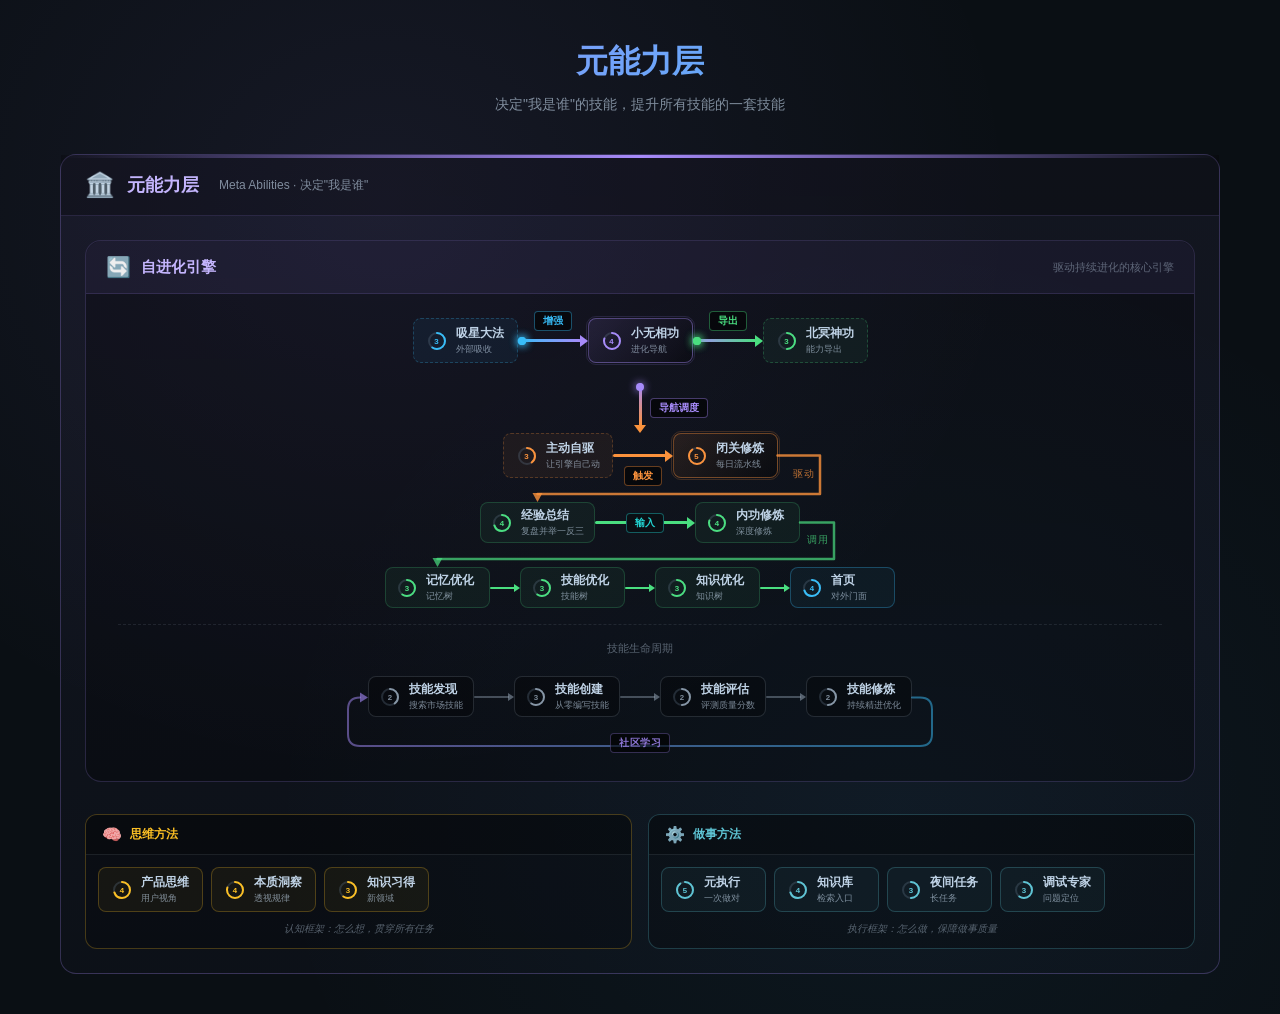
<file: meta-ability-demo.html>
<!DOCTYPE html>
<html lang="zh-CN">
<head>
    <meta charset="UTF-8">
    <meta name="viewport" content="width=device-width, initial-scale=1.0">
    <title>元能力层 - 自进化引擎</title>
    <style>
        /* ==================== 基础变量（与首页一致） ==================== */
        :root {
            --bg-dark: #0a0f14;
            --bg-panel: rgba(15, 20, 28, 0.95);
            --border-subtle: rgba(200, 220, 240, 0.1);
            --text-primary: rgba(200, 220, 240, 0.95);
            --text-secondary: rgba(200, 220, 240, 0.6);
            --text-muted: rgba(200, 220, 240, 0.4);
            
            /* 功法颜色体系 */
            --engine-purple: #a78bfa;
            --engine-purple-glow: rgba(167, 139, 250, 0.4);
            --absorb-blue: #38bdf8;
            --absorb-glow: rgba(56, 189, 248, 0.4);
            --export-green: #4ade80;
            --export-glow: rgba(74, 222, 128, 0.4);
            --core-orange: #fb923c;
            --core-glow: rgba(251, 146, 60, 0.4);
            --tool-cyan: #22d3d1;
            --tool-glow: rgba(34, 211, 209, 0.4);
            --cognitive-yellow: #fbbf24;
            --system-teal: #5ec4d4;
            
            --font-title: "PingFang SC", "Microsoft YaHei", sans-serif;
            --font-mono: "JetBrains Mono", "SF Mono", monospace;
        }
        
        * { margin: 0; padding: 0; box-sizing: border-box; }
        
        body {
            background: var(--bg-dark);
            background-image: 
                radial-gradient(ellipse at 30% 20%, rgba(167, 139, 250, 0.08) 0%, transparent 50%),
                radial-gradient(ellipse at 70% 80%, rgba(56, 189, 248, 0.05) 0%, transparent 50%);
            min-height: 100vh;
            font-family: var(--font-title);
            color: var(--text-primary);
            overflow-x: hidden;
        }
        
        .container { max-width: 1200px; margin: 0 auto; padding: 40px 20px; }
        
        /* ==================== 页面标题 ==================== */
        .page-header { text-align: center; margin-bottom: 40px; }
        .page-title {
            font-size: 32px;
            font-weight: 700;
            background: linear-gradient(135deg, var(--engine-purple), var(--absorb-blue));
            -webkit-background-clip: text;
            -webkit-text-fill-color: transparent;
            margin-bottom: 12px;
        }
        .page-subtitle { font-size: 14px; color: var(--text-secondary); }
        
        /* ==================== 元能力层容器 ==================== */
        .meta-layer {
            background: linear-gradient(180deg, rgba(167, 139, 250, 0.06) 0%, rgba(167, 139, 250, 0.02) 100%);
            border: 1px solid rgba(167, 139, 250, 0.25);
            border-radius: 16px;
            overflow: visible;
            position: relative;
        }
        .meta-layer::before {
            content: '';
            position: absolute;
            top: 0; left: 0; right: 0;
            height: 3px;
            background: linear-gradient(90deg, transparent, var(--engine-purple), transparent);
            animation: header-pulse 3s ease-in-out infinite;
        }
        @keyframes header-pulse { 0%, 100% { opacity: 0.5; } 50% { opacity: 1; } }
        
        .meta-layer-header {
            display: flex;
            align-items: center;
            gap: 12px;
            padding: 16px 24px;
            background: rgba(0, 0, 0, 0.25);
            border-bottom: 1px solid rgba(167, 139, 250, 0.15);
        }
        .meta-layer-icon { font-size: 24px; }
        .meta-layer-title { font-size: 18px; font-weight: 700; color: #c4b5fd; }
        .meta-layer-desc { font-size: 12px; color: var(--text-secondary); margin-left: 8px; }
        
        .meta-layer-content { padding: 24px; display: flex; flex-direction: column; gap: 24px; }
        
        /* ==================== 自进化引擎区域 ==================== */
        .engine-section {
            background: rgba(0, 0, 0, 0.25);
            border: 1px solid rgba(167, 139, 250, 0.2);
            border-radius: 16px;
            overflow: visible;
            position: relative;
        }
        
        .engine-header {
            display: flex;
            align-items: center;
            gap: 10px;
            padding: 14px 20px;
            background: rgba(167, 139, 250, 0.08);
            border-bottom: 1px solid rgba(167, 139, 250, 0.15);
            border-radius: 16px 16px 0 0;
        }
        .engine-icon { font-size: 20px; animation: spin 8s linear infinite; }
        @keyframes spin { from { transform: rotate(0deg); } to { transform: rotate(360deg); } }
        .engine-title { font-size: 15px; font-weight: 700; color: #c4b5fd; }
        .engine-desc { font-size: 11px; color: var(--text-muted); margin-left: auto; }
        
        .engine-body { padding: 24px 32px 20px; position: relative; overflow: visible; }
        
        /* ==================== 统一节点样式 ==================== */
        .engine-node {
            display: flex;
            align-items: center;
            gap: 8px;
            padding: 6px 12px;
            background: rgba(0, 0, 0, 0.35);
            border: 1.5px solid rgba(200, 220, 240, 0.15);
            border-radius: 8px;
            cursor: pointer;
            transition: all 0.25s ease;
            position: relative;
            min-width: 105px;
        }
        .engine-node:hover {
            border-color: var(--node-color, #a78bfa);
            background: rgba(167, 139, 250, 0.12);
            transform: translateY(-2px);
            box-shadow: 0 4px 16px var(--node-glow, rgba(167, 139, 250, 0.2));
        }
        
        .engine-node-ring { width: 22px; height: 22px; position: relative; flex-shrink: 0; }
        .engine-node-ring svg { width: 100%; height: 100%; transform: rotate(-90deg); }
        .engine-node-ring .ring-bg { fill: none; stroke: rgba(100, 120, 140, 0.3); stroke-width: 2; }
        .engine-node-ring .ring-progress { fill: none; stroke-width: 2; stroke-linecap: round; }
        .engine-node-level {
            position: absolute;
            top: 50%; left: 50%;
            transform: translate(-50%, -50%);
            font-family: var(--font-mono);
            font-size: 8px;
            font-weight: 700;
            color: var(--node-color, #a78bfa);
        }
        
        .engine-node-info { display: flex; flex-direction: column; gap: 1px; }
        .engine-node-name { font-size: 12px; font-weight: 600; color: rgba(200, 220, 240, 0.95); white-space: nowrap; }
        .engine-node-role { font-size: 9px; color: rgba(200, 220, 240, 0.6); font-family: var(--font-mono); white-space: nowrap; }
        
        /* 节点变体 */
        .engine-node--guide {
            border-color: rgba(167, 139, 250, 0.4);
            background: linear-gradient(135deg, rgba(167, 139, 250, 0.12) 0%, rgba(0, 0, 0, 0.3) 100%);
            --node-color: var(--engine-purple);
            --node-glow: var(--engine-purple-glow);
        }
        .engine-node--guide::after {
            content: '';
            position: absolute;
            inset: -3px;
            border-radius: 10px;
            border: 1px solid rgba(167, 139, 250, 0.15);
            animation: guide-glow 3s ease-in-out infinite;
            pointer-events: none;
        }
        @keyframes guide-glow { 0%, 100% { opacity: 0.3; } 50% { opacity: 0.8; border-color: rgba(167, 139, 250, 0.4); } }
        
        .engine-node--absorb {
            border-color: rgba(56, 189, 248, 0.25);
            background: rgba(56, 189, 248, 0.06);
            border-style: dashed;
            --node-color: var(--absorb-blue);
            --node-glow: var(--absorb-glow);
        }
        .engine-node--export {
            border-color: rgba(74, 222, 128, 0.25);
            background: rgba(74, 222, 128, 0.06);
            border-style: dashed;
            --node-color: var(--export-green);
            --node-glow: var(--export-glow);
        }
        .engine-node--core {
            border-color: rgba(251, 146, 60, 0.4);
            background: linear-gradient(135deg, rgba(251, 146, 60, 0.1) 0%, rgba(0, 0, 0, 0.35) 100%);
            --node-color: var(--core-orange);
            --node-glow: var(--core-glow);
        }
        .engine-node--core::after {
            content: '';
            position: absolute;
            inset: -3px;
            border-radius: 10px;
            border: 1px solid rgba(251, 146, 60, 0.2);
            animation: core-pulse 3s ease-in-out infinite;
            pointer-events: none;
        }
        @keyframes core-pulse { 0%, 100% { opacity: 0.2; } 50% { opacity: 0.5; } }
        
        .engine-node--proactive {
            border-color: rgba(251, 146, 60, 0.25);
            background: rgba(251, 146, 60, 0.06);
            border-style: dashed;
            --node-color: var(--core-orange);
            --node-glow: var(--core-glow);
        }
        .engine-node--tool {
            padding: 4px 10px;
            border-color: rgba(74, 222, 128, 0.2);
            background: rgba(74, 222, 128, 0.05);
            --node-color: var(--export-green);
            --node-glow: var(--export-glow);
        }
        .engine-node--lifecycle {
            padding: 4px 10px;
            border-color: rgba(200, 220, 240, 0.15);
            background: rgba(0, 0, 0, 0.3);
            --node-color: rgba(200, 220, 240, 0.6);
        }
        
        /* ==================== 连线系统（重点改进） ==================== */
        
        /* 通用连接线 */
        .connector {
            display: flex;
            align-items: center;
            justify-content: center;
            position: relative;
        }
        .connector--vertical {
            flex-direction: column;
            width: 100%;
        }
        .connector--horizontal {
            flex-direction: row;
        }
        
        /* 垂直连接线 */
        .connector-v {
            width: 3px;
            background: var(--line-color, rgba(167, 139, 250, 0.4));
            position: relative;
            border-radius: 2px;
        }
        .connector-v--animated {
            background: linear-gradient(180deg, 
                var(--line-from, var(--engine-purple)) 0%,
                var(--line-to, var(--core-orange)) 100%
            );
            animation: line-pulse 2s ease-in-out infinite;
        }
        @keyframes line-pulse {
            0%, 100% { opacity: 0.6; }
            50% { opacity: 1; }
        }
        
        /* 垂直箭头 */
        .arrow-down {
            width: 0;
            height: 0;
            border-left: 6px solid transparent;
            border-right: 6px solid transparent;
            border-top: 8px solid var(--arrow-color, var(--engine-purple));
            margin-top: -1px;
        }
        
        /* 水平连接线（能量流） */
        .connector-h {
            height: 3px;
            background: linear-gradient(90deg, 
                var(--line-from, var(--absorb-blue)),
                var(--line-to, var(--engine-purple))
            );
            position: relative;
            border-radius: 2px;
        }
        
        /* 水平箭头 */
        .arrow-right {
            width: 0;
            height: 0;
            border-top: 6px solid transparent;
            border-bottom: 6px solid transparent;
            border-left: 8px solid var(--arrow-color, var(--engine-purple));
            margin-left: -1px;
        }
        
        /* 连接线标签 */
        .connector-label {
            position: absolute;
            font-size: 10px;
            font-family: var(--font-mono);
            font-weight: 600;
            padding: 2px 8px;
            border-radius: 4px;
            white-space: nowrap;
            z-index: 10;
        }
        .connector-label--side {
            left: calc(50% + 10px);
            top: 50%;
            transform: translateY(-50%);
            background: rgba(0, 0, 0, 0.6);
            border: 1px solid var(--label-border, rgba(167, 139, 250, 0.3));
            color: var(--label-color, var(--engine-purple));
        }
        .connector-label--top {
            bottom: calc(100% + 4px);
            left: 50%;
            transform: translateX(-50%);
            background: rgba(0, 0, 0, 0.6);
            border: 1px solid var(--label-border, rgba(167, 139, 250, 0.3));
            color: var(--label-color, var(--engine-purple));
        }
        .connector-label--bottom {
            top: calc(100% + 4px);
            left: 50%;
            transform: translateX(-50%);
            background: rgba(0, 0, 0, 0.6);
            border: 1px solid var(--label-border, rgba(167, 139, 250, 0.3));
            color: var(--label-color, var(--engine-purple));
        }
        .connector-label--center {
            top: 50%;
            left: 50%;
            transform: translate(-50%, -50%);
            background: var(--bg-dark);
            border: 1px solid var(--label-border, rgba(34, 211, 209, 0.4));
            color: var(--label-color, var(--tool-cyan));
        }
        
        /* 能量粒子 */
        .energy-particles {
            position: absolute;
            top: 0;
            left: 0;
            right: 0;
            bottom: 0;
            overflow: visible;
            pointer-events: none;
        }
        .energy-particle {
            position: absolute;
            width: 8px;
            height: 8px;
            border-radius: 50%;
            background: var(--particle-color, var(--absorb-blue));
            box-shadow: 0 0 8px var(--particle-color, var(--absorb-blue));
            animation: var(--particle-animation, particle-h) 2s ease-in-out infinite;
        }
        @keyframes particle-h {
            0% { left: 0; opacity: 0; }
            10% { opacity: 1; }
            90% { opacity: 1; }
            100% { left: calc(100% - 8px); opacity: 0; }
        }
        @keyframes particle-v {
            0% { top: 0; opacity: 0; }
            10% { opacity: 1; }
            90% { opacity: 1; }
            100% { top: calc(100% - 8px); opacity: 0; }
        }
        
        /* ==================== 三大功法区域 ==================== */
        .three-techniques {
            display: flex;
            align-items: center;
            justify-content: center;
            gap: 0;
            margin-bottom: 20px;
        }
        
        .technique-connector {
            display: flex;
            align-items: center;
            width: 70px;
            position: relative;
        }
        .technique-connector .connector-h {
            flex: 1;
        }
        .technique-connector .energy-particles {
            top: 50%;
            transform: translateY(-50%);
            height: 8px;
        }
        
        /* ==================== 导航连接区（小无相功 → 核心能力） ==================== */
        .nav-connector-section {
            display: flex;
            flex-direction: column;
            align-items: center;
            height: 50px;
            position: relative;
        }
        .nav-connector-section .connector-v {
            height: 100%;
        }
        .nav-connector-section .energy-particles {
            width: 8px;
            left: 50%;
            transform: translateX(-50%);
        }
        
        /* ==================== 核心能力区 ==================== */
        .core-section {
            display: flex;
            flex-direction: column;
            align-items: center;
            gap: 0;
        }
        .core-row {
            display: flex;
            align-items: center;
            justify-content: center;
            gap: 0;
            position: relative;
        }
        
        /* 主动自驱 → 闭关修炼 的水平连线 */
        .core-connector {
            display: flex;
            align-items: center;
            width: 60px;
            position: relative;
        }
        .core-connector .connector-h {
            flex: 1;
            --line-from: var(--core-orange);
            --line-to: var(--core-orange);
        }
        
        /* ==================== L形折线连接器（SVG动态绘制） ==================== */
        .elbow-svg-overlay {
            position: absolute;
            top: 0;
            left: 0;
            width: 100%;
            height: 100%;
            pointer-events: none;
            z-index: 1;
        }
        .elbow-svg-overlay text {
            font-family: var(--font-mono);
            font-size: 10px;
            letter-spacing: 0.3px;
        }
        
        /* ==================== 经验总结 + 内功修炼区 ==================== */
        .dual-drive-section {
            display: flex;
            flex-direction: column;
            align-items: center;
            gap: 0;
            margin-top: 24px;
        }
        .dual-drive-row {
            display: flex;
            align-items: center;
            justify-content: center;
            gap: 0;
            position: relative;
        }
        
        /* P2反馈双向连线 */
        .p2-connector {
            display: flex;
            align-items: center;
            width: 100px;
            position: relative;
        }
        .p2-line {
            flex: 1;
            height: 3px;
            background: repeating-linear-gradient(
                90deg,
                var(--tool-cyan) 0px,
                var(--tool-cyan) 6px,
                transparent 6px,
                transparent 12px
            );
            animation: p2-flow 1.5s linear infinite;
            border-radius: 2px;
        }
        @keyframes p2-flow {
            from { background-position: 0 0; }
            to { background-position: 24px 0; }
        }
        .p2-arrows {
            position: absolute;
            top: 50%;
            transform: translateY(-50%);
            display: flex;
            justify-content: space-between;
            width: 100%;
            padding: 0 2px;
        }
        .p2-arrow-left, .p2-arrow-right {
            width: 0;
            height: 0;
            border-top: 5px solid transparent;
            border-bottom: 5px solid transparent;
        }
        .p2-arrow-left {
            border-right: 7px solid var(--tool-cyan);
        }
        .p2-arrow-right {
            border-left: 7px solid var(--tool-cyan);
        }
        
        /* [已移除] 内功修炼 → 系统工具 连线（改为L形折线） */
        
        /* ==================== 系统优化工具 ==================== */
        .system-tools { display: flex; flex-direction: column; align-items: center; gap: 8px; margin-top: 24px; }
        .tools-grid { display: flex; gap: 0; align-items: center; justify-content: center; }
        .tools-connector {
            display: flex;
            align-items: center;
            width: 30px;
            flex-shrink: 0;
        }
        .tools-connector .connector-h {
            flex: 1;
            height: 2px;
            --line-from: var(--export-green);
            --line-to: var(--export-green);
        }
        .tools-connector .arrow-right {
            border-left-color: var(--export-green);
            border-left-width: 6px;
            border-top-width: 4px;
            border-bottom-width: 4px;
        }
        
        /* ==================== 技能生命周期 ==================== */
        .lifecycle-section {
            margin-top: 16px;
            padding-top: 16px;
            border-top: 1px dashed rgba(200, 220, 240, 0.1);
        }
        .lifecycle-header {
            display: flex;
            align-items: center;
            justify-content: center;
            gap: 8px;
            margin-bottom: 12px;
        }
        .lifecycle-title {
            font-size: 11px;
            color: var(--text-muted);
            font-family: var(--font-mono);
        }
        .lifecycle-connector {
            display: flex;
            align-items: center;
            width: 40px;
        }
        .lifecycle-connector .connector-h {
            flex: 1;
            height: 2px;
            --line-from: rgba(200, 220, 240, 0.3);
            --line-to: rgba(200, 220, 240, 0.3);
        }
        .lifecycle-connector .arrow-right {
            border-left-color: rgba(200, 220, 240, 0.4);
            border-left-width: 6px;
            border-top-width: 4px;
            border-bottom-width: 4px;
        }
        
        /* 闭环反馈线 - U形闭环（由JS动态绘制SVG） */
        .lifecycle-flow {
            display: flex;
            align-items: center;
            justify-content: center;
            gap: 0;
            position: relative;
            padding: 8px 0;
        }
        .lifecycle-section {
            overflow: visible !important;
        }
        /* 社区学习标签（样式与"触发"标签一致）*/
        .lifecycle-feedback-label {
            position: absolute;
            font-size: 10px;
            font-family: var(--font-mono);
            font-weight: 600;
            color: var(--label-color, rgba(167, 139, 250, 0.85));
            white-space: nowrap;
            padding: 2px 8px;
            background: rgba(0, 0, 0, 0.6);
            border: 1px solid var(--label-border, rgba(167, 139, 250, 0.3));
            border-radius: 4px;
            letter-spacing: 0.5px;
            z-index: 10;
        }
        /* 隐藏旧的静态元素 */
        .lifecycle-feedback-vline-left,
        .lifecycle-feedback-vline-right,
        .lifecycle-feedback,
        .lifecycle-feedback-line {
            display: none;
        }
        /* SVG闭环容器 */
        .lifecycle-loop-svg {
            position: absolute;
            pointer-events: none;
            overflow: visible;
        }
        
        /* ==================== 底部思维方法+做事方法 ==================== */
        .bottom-row { display: flex; gap: 16px; margin-top: 8px; }
        .method-section {
            flex: 1;
            background: rgba(0, 0, 0, 0.2);
            border: 1px solid var(--border-subtle);
            border-radius: 12px;
            overflow: hidden;
        }
        .method-section--cognitive { border-color: rgba(251, 191, 36, 0.25); }
        .method-section--system { border-color: rgba(94, 196, 212, 0.25); }
        
        .method-header {
            display: flex;
            align-items: center;
            gap: 8px;
            padding: 10px 16px;
            background: rgba(0, 0, 0, 0.25);
            border-bottom: 1px solid var(--border-subtle);
        }
        .method-icon { font-size: 16px; }
        .method-title { font-size: 12px; font-weight: 600; }
        .method-section--cognitive .method-title { color: var(--cognitive-yellow); }
        .method-section--system .method-title { color: var(--system-teal); }
        
        .method-content { padding: 12px; }
        .method-grid { display: flex; flex-wrap: wrap; gap: 8px; }
        
        .method-section--cognitive .engine-node {
            --node-color: var(--cognitive-yellow);
            --node-glow: rgba(251, 191, 36, 0.3);
            border-color: rgba(251, 191, 36, 0.25);
            background: rgba(251, 191, 36, 0.05);
        }
        .method-section--system .engine-node {
            --node-color: var(--system-teal);
            --node-glow: rgba(94, 196, 212, 0.3);
            border-color: rgba(94, 196, 212, 0.25);
            background: rgba(94, 196, 212, 0.05);
        }
        
        .method-note {
            margin-top: 10px;
            font-size: 10px;
            color: var(--text-muted);
            text-align: center;
            font-style: italic;
        }
        
        /* ==================== Tooltip 样式（与首页一致） ==================== */
        .tooltip {
            position: fixed;
            z-index: 1000;
            width: 280px;
            background: linear-gradient(135deg, rgba(15, 20, 30, 0.98) 0%, rgba(10, 15, 25, 0.98) 100%);
            border: 2px solid rgba(56, 189, 248, 0.5);
            border-radius: 12px;
            pointer-events: none;
            opacity: 0;
            transform: translateY(10px);
            transition: all 0.2s ease;
            box-shadow: 
                0 0 20px rgba(56, 189, 248, 0.3),
                0 10px 40px rgba(0, 0, 0, 0.6);
        }
        .tooltip.visible {
            opacity: 1;
            transform: translateY(0);
        }
        
        .tip-header {
            padding: 14px;
            border-bottom: 1px solid rgba(56, 189, 248, 0.2);
            display: flex;
            align-items: center;
            gap: 12px;
            background: rgba(56, 189, 248, 0.08);
            border-radius: 10px 10px 0 0;
        }
        .tip-icon {
            width: 36px;
            height: 36px;
            background: rgba(56, 189, 248, 0.2);
            border-radius: 8px;
            display: flex;
            align-items: center;
            justify-content: center;
            font-size: 18px;
        }
        .tip-title { flex: 1; }
        .tip-name {
            font-size: 14px;
            font-weight: 600;
            color: var(--text-primary);
        }
        .tip-type-row {
            display: flex;
            align-items: center;
            gap: 6px;
            margin-top: 2px;
        }
        .tip-type {
            font-size: 11px;
            color: var(--text-muted);
        }
        .tip-source-badge {
            font-size: 9px;
            padding: 1px 6px;
            border-radius: 3px;
            font-weight: 600;
            letter-spacing: 0.3px;
            white-space: nowrap;
        }
        .tip-source-badge[data-type="custom"] {
            background: rgba(74, 222, 128, 0.2);
            color: #86efac;
            border: 1px solid rgba(74, 222, 128, 0.3);
        }
        .tip-source-badge[data-type="platform"] {
            background: rgba(56, 189, 248, 0.2);
            color: #7dd3fc;
            border: 1px solid rgba(56, 189, 248, 0.3);
        }
        .tip-level { text-align: right; }
        .tip-lv-num {
            font-family: var(--font-mono);
            font-size: 18px;
            font-weight: 700;
            color: #7dd3fc;
        }
        .tip-lv-max {
            font-size: 11px;
            color: var(--text-muted);
        }
        
        .tip-body { padding: 14px; }
        .tip-metrics-section { margin-bottom: 12px; }
        .tip-metrics-row {
            display: flex;
            gap: 0;
            background: rgba(0, 0, 0, 0.25);
            border-radius: 6px;
            overflow: hidden;
            border: 1px solid rgba(200, 220, 240, 0.08);
        }
        .tip-metric {
            flex: 1;
            display: flex;
            flex-direction: column;
            align-items: center;
            padding: 8px 4px;
            border-right: 1px solid rgba(200, 220, 240, 0.08);
        }
        .tip-metric:last-child { border-right: none; }
        .tip-metric-val {
            font-family: var(--font-mono);
            font-size: 14px;
            font-weight: 700;
            color: #7dd3fc;
        }
        .tip-metric-label {
            font-size: 9px;
            color: var(--text-muted);
            margin-top: 2px;
            letter-spacing: 0.5px;
        }
        
        .tip-section { margin-bottom: 12px; }
        .tip-section:last-child { margin-bottom: 0; }
        .tip-section-title {
            font-size: 10px;
            text-transform: uppercase;
            letter-spacing: 1px;
            color: #7dd3fc;
            margin-bottom: 6px;
        }
        .tip-desc {
            font-size: 12px;
            color: var(--text-primary);
            line-height: 1.6;
            max-height: 120px;
            overflow-y: auto;
        }
        .tip-upgrade {
            font-size: 11px;
            color: var(--text-secondary);
            line-height: 1.5;
        }
        
        /* ==================== 内功运转动画 ==================== */
        .energy-ring {
            position: absolute;
            pointer-events: none;
            border-radius: 50%;
            border: 2px solid;
            opacity: 0;
            animation: energy-expand 4s ease-out infinite;
        }
        @keyframes energy-expand {
            0% { transform: scale(0.5); opacity: 0.6; }
            100% { transform: scale(2); opacity: 0; }
        }
        .energy-ring--1 { top: 50%; left: 50%; width: 60px; height: 60px; margin: -30px 0 0 -30px; border-color: var(--engine-purple); animation-delay: 0s; }
        .energy-ring--2 { top: 50%; left: 50%; width: 60px; height: 60px; margin: -30px 0 0 -30px; border-color: var(--core-orange); animation-delay: 1.3s; }
        .energy-ring--3 { top: 50%; left: 50%; width: 60px; height: 60px; margin: -30px 0 0 -30px; border-color: var(--tool-cyan); animation-delay: 2.6s; }
        
        /* ==================== 响应式 ==================== */
        @media (max-width: 768px) {
            .three-techniques { flex-direction: column; gap: 16px; }
            .technique-connector { transform: rotate(90deg); width: 40px; }
            .core-row { flex-direction: column; gap: 12px; }
            .core-connector { transform: rotate(90deg); width: 30px; }
            .dual-drive-row { flex-direction: column; gap: 12px; }
            .p2-connector { transform: rotate(90deg); width: 40px; }
            .tools-grid { flex-wrap: wrap; gap: 8px; }
            .tools-connector { display: none; }
            .bottom-row { flex-direction: column; }
            .lifecycle-flow { flex-wrap: wrap; gap: 8px; }
            .lifecycle-connector { display: none; }
            .lifecycle-feedback { display: none; }
            .lifecycle-feedback-vline-left, .lifecycle-feedback-vline-right { display: none; }
            .elbow-svg-overlay { display: none; }
        }
    </style>
</head>
<body>
    <div class="container">
        <header class="page-header">
            <h1 class="page-title">元能力层</h1>
            <p class="page-subtitle">决定"我是谁"的技能，提升所有技能的一套技能</p>
        </header>
        
        <div class="meta-layer">
            <div class="meta-layer-header">
                <span class="meta-layer-icon">🏛️</span>
                <span class="meta-layer-title">元能力层</span>
                <span class="meta-layer-desc">Meta Abilities · 决定"我是谁"</span>
            </div>
            
            <div class="meta-layer-content">
                <!-- 自进化引擎 -->
                <div class="engine-section">
                    <div class="engine-header">
                        <span class="engine-icon">🔄</span>
                        <span class="engine-title">自进化引擎</span>
                        <span class="engine-desc">驱动持续进化的核心引擎</span>
                    </div>
                    
                    <div class="engine-body">
                        <!-- 内功运转能量环 -->
                        <div class="energy-ring energy-ring--1"></div>
                        <div class="energy-ring energy-ring--2"></div>
                        <div class="energy-ring energy-ring--3"></div>
                        
                        <!-- ========== 三大功法 ========== -->
                        <div class="three-techniques">
                            <!-- 吸星大法 -->
                            <div class="engine-node engine-node--absorb" onmouseenter="showTooltip(event, 'xixingdafa')" onmouseleave="hideTooltip()">
                                <div class="engine-node-ring">
                                    <svg viewBox="0 0 22 22"><circle class="ring-bg" cx="11" cy="11" r="8"/><circle class="ring-progress" cx="11" cy="11" r="8" stroke-dasharray="50" stroke-dashoffset="20" style="stroke: var(--absorb-blue);"/></svg>
                                    <span class="engine-node-level">3</span>
                                </div>
                                <div class="engine-node-info">
                                    <span class="engine-node-name">吸星大法</span>
                                    <span class="engine-node-role">外部吸收</span>
                                </div>
                            </div>
                            
                            <!-- 连线：吸星大法 → 小无相功 -->
                            <div class="technique-connector">
                                <div class="connector-h" style="--line-from: var(--absorb-blue); --line-to: var(--engine-purple);"></div>
                                <div class="arrow-right" style="--arrow-color: var(--engine-purple);"></div>
                                <span class="connector-label connector-label--top" style="--label-color: var(--absorb-blue); --label-border: rgba(56, 189, 248, 0.4);">增强</span>
                                <div class="energy-particles">
                                    <div class="energy-particle" style="--particle-color: var(--absorb-blue); animation-delay: 0s;"></div>
                                    <div class="energy-particle" style="--particle-color: var(--absorb-blue); animation-delay: 0.8s;"></div>
                                </div>
                            </div>
                            
                            <!-- 小无相功（中心） -->
                            <div class="engine-node engine-node--guide" onmouseenter="showTooltip(event, 'xiaowuxianggong')" onmouseleave="hideTooltip()">
                                <div class="engine-node-ring">
                                    <svg viewBox="0 0 22 22"><circle class="ring-bg" cx="11" cy="11" r="8"/><circle class="ring-progress" cx="11" cy="11" r="8" stroke-dasharray="50" stroke-dashoffset="10" style="stroke: var(--engine-purple);"/></svg>
                                    <span class="engine-node-level">4</span>
                                </div>
                                <div class="engine-node-info">
                                    <span class="engine-node-name">小无相功</span>
                                    <span class="engine-node-role">进化导航</span>
                                </div>
                            </div>
                            
                            <!-- 连线：小无相功 → 北冥神功 -->
                            <div class="technique-connector">
                                <div class="connector-h" style="--line-from: var(--engine-purple); --line-to: var(--export-green);"></div>
                                <div class="arrow-right" style="--arrow-color: var(--export-green);"></div>
                                <span class="connector-label connector-label--top" style="--label-color: var(--export-green); --label-border: rgba(74, 222, 128, 0.4);">导出</span>
                                <div class="energy-particles">
                                    <div class="energy-particle" style="--particle-color: var(--export-green); animation-delay: 0.3s;"></div>
                                    <div class="energy-particle" style="--particle-color: var(--export-green); animation-delay: 1.1s;"></div>
                                </div>
                            </div>
                            
                            <!-- 北冥神功 -->
                            <div class="engine-node engine-node--export" onmouseenter="showTooltip(event, 'beiming-shengong')" onmouseleave="hideTooltip()">
                                <div class="engine-node-ring">
                                    <svg viewBox="0 0 22 22"><circle class="ring-bg" cx="11" cy="11" r="8"/><circle class="ring-progress" cx="11" cy="11" r="8" stroke-dasharray="50" stroke-dashoffset="25" style="stroke: var(--export-green);"/></svg>
                                    <span class="engine-node-level">3</span>
                                </div>
                                <div class="engine-node-info">
                                    <span class="engine-node-name">北冥神功</span>
                                    <span class="engine-node-role">能力导出</span>
                                </div>
                            </div>
                        </div>
                        
                        <!-- ========== 小无相功 → 核心能力 连线 ========== -->
                        <div class="nav-connector-section">
                            <div class="connector-v connector-v--animated" style="--line-from: var(--engine-purple); --line-to: var(--core-orange);"></div>
                            <div class="arrow-down" style="--arrow-color: var(--core-orange);"></div>
                            <span class="connector-label connector-label--side" style="--label-color: var(--engine-purple); --label-border: rgba(167, 139, 250, 0.4);">导航调度</span>
                            <div class="energy-particles">
                                <div class="energy-particle" style="--particle-color: var(--engine-purple); --particle-animation: particle-v; animation-delay: 0.5s;"></div>
                            </div>
                        </div>
                        
                        <!-- ========== 核心能力区 ========== -->
                        <div class="core-section">
                            <div class="core-row">
                                <!-- 主动自驱 -->
                                <div class="engine-node engine-node--proactive" onmouseenter="showTooltip(event, 'proactive-agent')" onmouseleave="hideTooltip()">
                                    <div class="engine-node-ring">
                                        <svg viewBox="0 0 22 22"><circle class="ring-bg" cx="11" cy="11" r="8"/><circle class="ring-progress" cx="11" cy="11" r="8" stroke-dasharray="50" stroke-dashoffset="30" style="stroke: var(--core-orange);"/></svg>
                                        <span class="engine-node-level">3</span>
                                    </div>
                                    <div class="engine-node-info">
                                        <span class="engine-node-name">主动自驱</span>
                                        <span class="engine-node-role">让引擎自己动</span>
                                    </div>
                                </div>
                                
                                <!-- 连线：主动自驱 → 闭关修炼 -->
                                <div class="core-connector">
                                    <div class="connector-h"></div>
                                    <div class="arrow-right" style="--arrow-color: var(--core-orange);"></div>
                                    <span class="connector-label connector-label--bottom" style="--label-color: var(--core-orange); --label-border: rgba(251, 146, 60, 0.4);">触发</span>
                                </div>
                                
                                <!-- 闭关修炼 -->
                                <div id="node-biguan" class="engine-node engine-node--core" onmouseenter="showTooltip(event, 'daily-reflection-evolution')" onmouseleave="hideTooltip()">
                                    <div class="engine-node-ring">
                                        <svg viewBox="0 0 22 22"><circle class="ring-bg" cx="11" cy="11" r="8"/><circle class="ring-progress" cx="11" cy="11" r="8" stroke-dasharray="50" stroke-dashoffset="5" style="stroke: var(--core-orange);"/></svg>
                                        <span class="engine-node-level">5</span>
                                    </div>
                                    <div class="engine-node-info">
                                        <span class="engine-node-name">闭关修炼</span>
                                        <span class="engine-node-role">每日流水线</span>
                                    </div>
                                </div>
                            </div>
                        </div>
                        
                        <!-- 闭关修炼 → 经验总结 + 内功修炼 → 记忆优化的L形折线由JS动态绘制 -->
                        
                        <!-- ========== 经验总结 + 内功修炼（并排） ========== -->
                        <div class="dual-drive-section">
                            <div class="dual-drive-row">
                                <!-- 经验总结 -->
                                <div id="node-jingyan" class="engine-node engine-node--tool" onmouseenter="showTooltip(event, 'learn-from-mistakes')" onmouseleave="hideTooltip()">
                                    <div class="engine-node-ring">
                                        <svg viewBox="0 0 22 22"><circle class="ring-bg" cx="11" cy="11" r="8"/><circle class="ring-progress" cx="11" cy="11" r="8" stroke-dasharray="50" stroke-dashoffset="15" style="stroke: var(--export-green);"/></svg>
                                        <span class="engine-node-level">4</span>
                                    </div>
                                    <div class="engine-node-info">
                                        <span class="engine-node-name">经验总结</span>
                                        <span class="engine-node-role">复盘并举一反三</span>
                                    </div>
                                </div>
                                
                                <!-- 经验总结 → 内功修炼 单向连线 -->
                                <div class="p2-connector">
                                    <div class="connector-h" style="flex: 1; --line-from: var(--export-green); --line-to: var(--export-green);"></div>
                                    <div class="arrow-right" style="--arrow-color: var(--export-green);"></div>
                                    <span class="connector-label connector-label--center">输入</span>
                                </div>
                                
                                <!-- 内功修炼 -->
                                <div id="node-neigong" class="engine-node engine-node--tool" onmouseenter="showTooltip(event, 'neigong-cultivation')" onmouseleave="hideTooltip()">
                                    <div class="engine-node-ring">
                                        <svg viewBox="0 0 22 22"><circle class="ring-bg" cx="11" cy="11" r="8"/><circle class="ring-progress" cx="11" cy="11" r="8" stroke-dasharray="50" stroke-dashoffset="10" style="stroke: var(--export-green);"/></svg>
                                        <span class="engine-node-level">4</span>
                                    </div>
                                    <div class="engine-node-info">
                                        <span class="engine-node-name">内功修炼</span>
                                        <span class="engine-node-role">深度修炼</span>
                                    </div>
                                </div>
                            </div>
                        </div>
                        
                        <!-- 内功修炼 → 记忆优化的L形折线由JS动态绘制 -->
                        
                        <!-- ========== 系统优化工具 ========== -->
                        <div class="system-tools">
                            <div class="tools-grid">
                                <div id="node-memory" class="engine-node engine-node--tool" onmouseenter="showTooltip(event, 'memory-hygiene')" onmouseleave="hideTooltip()">
                                    <div class="engine-node-ring">
                                        <svg viewBox="0 0 22 22"><circle class="ring-bg" cx="11" cy="11" r="8"/><circle class="ring-progress" cx="11" cy="11" r="8" stroke-dasharray="50" stroke-dashoffset="20" style="stroke: var(--export-green);"/></svg>
                                        <span class="engine-node-level">3</span>
                                    </div>
                                    <div class="engine-node-info">
                                        <span class="engine-node-name">记忆优化</span>
                                        <span class="engine-node-role">记忆树</span>
                                    </div>
                                </div>
                                <div class="tools-connector">
                                    <div class="connector-h"></div>
                                    <div class="arrow-right"></div>
                                </div>
                                <div class="engine-node engine-node--tool" onmouseenter="showTooltip(event, 'skill-management')" onmouseleave="hideTooltip()">
                                    <div class="engine-node-ring">
                                        <svg viewBox="0 0 22 22"><circle class="ring-bg" cx="11" cy="11" r="8"/><circle class="ring-progress" cx="11" cy="11" r="8" stroke-dasharray="50" stroke-dashoffset="20" style="stroke: var(--export-green);"/></svg>
                                        <span class="engine-node-level">3</span>
                                    </div>
                                    <div class="engine-node-info">
                                        <span class="engine-node-name">技能优化</span>
                                        <span class="engine-node-role">技能树</span>
                                    </div>
                                </div>
                                <div class="tools-connector">
                                    <div class="connector-h"></div>
                                    <div class="arrow-right"></div>
                                </div>
                                <div class="engine-node engine-node--tool" onmouseenter="showTooltip(event, 'knowledge-curator')" onmouseleave="hideTooltip()">
                                    <div class="engine-node-ring">
                                        <svg viewBox="0 0 22 22"><circle class="ring-bg" cx="11" cy="11" r="8"/><circle class="ring-progress" cx="11" cy="11" r="8" stroke-dasharray="50" stroke-dashoffset="20" style="stroke: var(--export-green);"/></svg>
                                        <span class="engine-node-level">3</span>
                                    </div>
                                    <div class="engine-node-info">
                                        <span class="engine-node-name">知识优化</span>
                                        <span class="engine-node-role">知识树</span>
                                    </div>
                                </div>
                                <div class="tools-connector">
                                    <div class="connector-h"></div>
                                    <div class="arrow-right"></div>
                                </div>
                                <!-- 首页 -->
                                <div class="engine-node engine-node--tool" style="--node-color: var(--absorb-blue); border-color: rgba(56, 189, 248, 0.3); background: rgba(56, 189, 248, 0.05);" onmouseenter="showTooltip(event, 'link-homepage')" onmouseleave="hideTooltip()">
                                    <div class="engine-node-ring">
                                        <svg viewBox="0 0 22 22"><circle class="ring-bg" cx="11" cy="11" r="8"/><circle class="ring-progress" cx="11" cy="11" r="8" stroke-dasharray="50" stroke-dashoffset="15" style="stroke: var(--absorb-blue);"/></svg>
                                        <span class="engine-node-level">4</span>
                                    </div>
                                    <div class="engine-node-info">
                                        <span class="engine-node-name">首页</span>
                                        <span class="engine-node-role">对外门面</span>
                                    </div>
                                </div>
                            </div>
                        </div>
                        
                        <!-- ========== 技能生命周期 ========== -->
                        <div class="lifecycle-section" style="padding-bottom: 36px; position: relative;">
                            <div class="lifecycle-header">
                                <span class="lifecycle-title">技能生命周期</span>
                            </div>
                            <div class="lifecycle-flow">
                                <div id="node-skill-find" class="engine-node engine-node--lifecycle" onmouseenter="showTooltip(event, 'find-skills')" onmouseleave="hideTooltip()">
                                    <div class="engine-node-ring">
                                        <svg viewBox="0 0 22 22"><circle class="ring-bg" cx="11" cy="11" r="8"/><circle class="ring-progress" cx="11" cy="11" r="8" stroke-dasharray="50" stroke-dashoffset="30" style="stroke: rgba(200, 220, 240, 0.6);"/></svg>
                                        <span class="engine-node-level">2</span>
                                    </div>
                                    <div class="engine-node-info">
                                        <span class="engine-node-name">技能发现</span>
                                        <span class="engine-node-role">搜索市场技能</span>
                                    </div>
                                </div>
                                <div class="lifecycle-connector">
                                    <div class="connector-h"></div>
                                    <div class="arrow-right"></div>
                                </div>
                                <div class="engine-node engine-node--lifecycle" onmouseenter="showTooltip(event, 'skill-creator')" onmouseleave="hideTooltip()">
                                    <div class="engine-node-ring">
                                        <svg viewBox="0 0 22 22"><circle class="ring-bg" cx="11" cy="11" r="8"/><circle class="ring-progress" cx="11" cy="11" r="8" stroke-dasharray="50" stroke-dashoffset="20" style="stroke: rgba(200, 220, 240, 0.6);"/></svg>
                                        <span class="engine-node-level">3</span>
                                    </div>
                                    <div class="engine-node-info">
                                        <span class="engine-node-name">技能创建</span>
                                        <span class="engine-node-role">从零编写技能</span>
                                    </div>
                                </div>
                                <div class="lifecycle-connector">
                                    <div class="connector-h"></div>
                                    <div class="arrow-right"></div>
                                </div>
                                <div class="engine-node engine-node--lifecycle" onmouseenter="showTooltip(event, 'skill-evaluator')" onmouseleave="hideTooltip()">
                                    <div class="engine-node-ring">
                                        <svg viewBox="0 0 22 22"><circle class="ring-bg" cx="11" cy="11" r="8"/><circle class="ring-progress" cx="11" cy="11" r="8" stroke-dasharray="50" stroke-dashoffset="25" style="stroke: rgba(200, 220, 240, 0.6);"/></svg>
                                        <span class="engine-node-level">2</span>
                                    </div>
                                    <div class="engine-node-info">
                                        <span class="engine-node-name">技能评估</span>
                                        <span class="engine-node-role">评测质量分数</span>
                                    </div>
                                </div>
                                <div class="lifecycle-connector">
                                    <div class="connector-h"></div>
                                    <div class="arrow-right"></div>
                                </div>
                                <div id="node-skill-dojo" class="engine-node engine-node--lifecycle" onmouseenter="showTooltip(event, 'skill-dojo')" onmouseleave="hideTooltip()">
                                    <div class="engine-node-ring">
                                        <svg viewBox="0 0 22 22"><circle class="ring-bg" cx="11" cy="11" r="8"/><circle class="ring-progress" cx="11" cy="11" r="8" stroke-dasharray="50" stroke-dashoffset="25" style="stroke: rgba(200, 220, 240, 0.6);"/></svg>
                                        <span class="engine-node-level">2</span>
                                    </div>
                                    <div class="engine-node-info">
                                        <span class="engine-node-name">技能修炼</span>
                                        <span class="engine-node-role">持续精进优化</span>
                                    </div>
                                </div>
                                <!-- 闭环反馈线 - U形闭环（由JS动态绘制） -->
                                <span class="lifecycle-feedback-label">社区学习</span>
                            </div>
                        </div>
                    </div>
                </div>
                
                <!-- 底部：思维方法 + 做事方法 -->
                <div class="bottom-row">
                    <!-- 思维方法 -->
                    <div class="method-section method-section--cognitive">
                        <div class="method-header">
                            <span class="method-icon">🧠</span>
                            <span class="method-title">思维方法</span>
                        </div>
                        <div class="method-content">
                            <div class="method-grid">
                                <div class="engine-node" onmouseenter="showTooltip(event, 'product-thinking')" onmouseleave="hideTooltip()">
                                    <div class="engine-node-ring">
                                        <svg viewBox="0 0 22 22"><circle class="ring-bg" cx="11" cy="11" r="8"/><circle class="ring-progress" cx="11" cy="11" r="8" stroke-dasharray="50" stroke-dashoffset="15" style="stroke: var(--cognitive-yellow);"/></svg>
                                        <span class="engine-node-level">4</span>
                                    </div>
                                    <div class="engine-node-info">
                                        <span class="engine-node-name">产品思维</span>
                                        <span class="engine-node-role">用户视角</span>
                                    </div>
                                </div>
                                <div class="engine-node" onmouseenter="showTooltip(event, 'essence-insight')" onmouseleave="hideTooltip()">
                                    <div class="engine-node-ring">
                                        <svg viewBox="0 0 22 22"><circle class="ring-bg" cx="11" cy="11" r="8"/><circle class="ring-progress" cx="11" cy="11" r="8" stroke-dasharray="50" stroke-dashoffset="10" style="stroke: var(--cognitive-yellow);"/></svg>
                                        <span class="engine-node-level">4</span>
                                    </div>
                                    <div class="engine-node-info">
                                        <span class="engine-node-name">本质洞察</span>
                                        <span class="engine-node-role">透视规律</span>
                                    </div>
                                </div>
                                <div class="engine-node" onmouseenter="showTooltip(event, 'knowledge-acquisition-meta')" onmouseleave="hideTooltip()">
                                    <div class="engine-node-ring">
                                        <svg viewBox="0 0 22 22"><circle class="ring-bg" cx="11" cy="11" r="8"/><circle class="ring-progress" cx="11" cy="11" r="8" stroke-dasharray="50" stroke-dashoffset="20" style="stroke: var(--cognitive-yellow);"/></svg>
                                        <span class="engine-node-level">3</span>
                                    </div>
                                    <div class="engine-node-info">
                                        <span class="engine-node-name">知识习得</span>
                                        <span class="engine-node-role">新领域</span>
                                    </div>
                                </div>
                            </div>
                            <p class="method-note">认知框架：怎么想，贯穿所有任务</p>
                        </div>
                    </div>
                    
                    <!-- 做事方法 -->
                    <div class="method-section method-section--system">
                        <div class="method-header">
                            <span class="method-icon">⚙️</span>
                            <span class="method-title">做事方法</span>
                        </div>
                        <div class="method-content">
                            <div class="method-grid">
                                <div class="engine-node" onmouseenter="showTooltip(event, 'meta-execution')" onmouseleave="hideTooltip()">
                                    <div class="engine-node-ring">
                                        <svg viewBox="0 0 22 22"><circle class="ring-bg" cx="11" cy="11" r="8"/><circle class="ring-progress" cx="11" cy="11" r="8" stroke-dasharray="50" stroke-dashoffset="5" style="stroke: var(--system-teal);"/></svg>
                                        <span class="engine-node-level">5</span>
                                    </div>
                                    <div class="engine-node-info">
                                        <span class="engine-node-name">元执行</span>
                                        <span class="engine-node-role">一次做对</span>
                                    </div>
                                </div>
                                <div class="engine-node" onmouseenter="showTooltip(event, 'knowledge-base')" onmouseleave="hideTooltip()">
                                    <div class="engine-node-ring">
                                        <svg viewBox="0 0 22 22"><circle class="ring-bg" cx="11" cy="11" r="8"/><circle class="ring-progress" cx="11" cy="11" r="8" stroke-dasharray="50" stroke-dashoffset="15" style="stroke: var(--system-teal);"/></svg>
                                        <span class="engine-node-level">4</span>
                                    </div>
                                    <div class="engine-node-info">
                                        <span class="engine-node-name">知识库</span>
                                        <span class="engine-node-role">检索入口</span>
                                    </div>
                                </div>
                                <div class="engine-node" onmouseenter="showTooltip(event, 'night-task-runner')" onmouseleave="hideTooltip()">
                                    <div class="engine-node-ring">
                                        <svg viewBox="0 0 22 22"><circle class="ring-bg" cx="11" cy="11" r="8"/><circle class="ring-progress" cx="11" cy="11" r="8" stroke-dasharray="50" stroke-dashoffset="25" style="stroke: var(--system-teal);"/></svg>
                                        <span class="engine-node-level">3</span>
                                    </div>
                                    <div class="engine-node-info">
                                        <span class="engine-node-name">夜间任务</span>
                                        <span class="engine-node-role">长任务</span>
                                    </div>
                                </div>
                                <div class="engine-node" onmouseenter="showTooltip(event, 'debug-pro')" onmouseleave="hideTooltip()">
                                    <div class="engine-node-ring">
                                        <svg viewBox="0 0 22 22"><circle class="ring-bg" cx="11" cy="11" r="8"/><circle class="ring-progress" cx="11" cy="11" r="8" stroke-dasharray="50" stroke-dashoffset="20" style="stroke: var(--system-teal);"/></svg>
                                        <span class="engine-node-level">3</span>
                                    </div>
                                    <div class="engine-node-info">
                                        <span class="engine-node-name">调试专家</span>
                                        <span class="engine-node-role">问题定位</span>
                                    </div>
                                </div>
                            </div>
                            <p class="method-note">执行框架：怎么做，保障做事质量</p>
                        </div>
                    </div>
                </div>
            </div>
        </div>
    </div>
    
    <!-- Tooltip（与首页一致） -->
    <div class="tooltip" id="tooltip">
        <div class="tip-header">
            <div class="tip-icon"></div>
            <div class="tip-title">
                <div class="tip-name"></div>
                <div class="tip-type-row">
                    <span class="tip-type"></span>
                    <span class="tip-source-badge"></span>
                </div>
            </div>
            <div class="tip-level">
                <div class="tip-lv-num"></div>
                <div class="tip-lv-max">/5</div>
            </div>
        </div>
        <div class="tip-body">
            <div class="tip-section tip-metrics-section">
                <div class="tip-metrics-row">
                    <div class="tip-metric"><span class="tip-metric-val tip-call-count">0</span><span class="tip-metric-label">调用</span></div>
                    <div class="tip-metric"><span class="tip-metric-val tip-frequency">-</span><span class="tip-metric-label">频率</span></div>
                    <div class="tip-metric"><span class="tip-metric-val tip-success-rate">0%</span><span class="tip-metric-label">成功率</span></div>
                </div>
            </div>
            <div class="tip-section">
                <div class="tip-section-title">📝 描述</div>
                <div class="tip-desc"></div>
            </div>
            <div class="tip-section tip-upgrade-section">
                <div class="tip-section-title">🚀 如何升级</div>
                <div class="tip-upgrade"></div>
            </div>
        </div>
    </div>
    
    <script>
    // ==================== 技能数据存储 ====================
    const skillDataMap = {
        // 三大功法
        'xixingdafa': {
            name: '吸星大法',
            icon: '🌀',
            level: 3,
            description: '外部技能吸收能力。从外部技能生态（如OpenClaw）中搜索、评估、提取精华、融入自身体系。只关注元能力技能，不搜索应用层技能。',
            source: '核心能力',
            sourceLabel: '自定义',
            callCount: 15,
            frequency: '2次/周',
            successRate: 85
        },
        'xiaowuxianggong': {
            name: '小无相功',
            icon: '☯️',
            level: 4,
            description: '自进化引擎的进化导航器。负责导航整个元技能体系、触发周/月反思、展示体系全貌。三大功法之一（吸星大法→小无相功→北冥神功），它只做导航，不做具体执行。',
            source: '核心能力',
            sourceLabel: '自定义',
            callCount: 42,
            frequency: '5次/周',
            successRate: 92
        },
        'beiming-shengong': {
            name: '北冥神功',
            icon: '📤',
            level: 3,
            description: '能力导出能力。将技能/知识/记忆打包导出，在新环境中快速安装复制能力，同时自动过滤用户个人信息。',
            source: '核心能力',
            sourceLabel: '自定义',
            callCount: 8,
            frequency: '1次/周',
            successRate: 88
        },
        // 核心能力
        'proactive-agent': {
            name: '主动自驱',
            icon: '⚡',
            level: 3,
            description: '让引擎自己动起来的能力。包含SSP对话启动协议、self_drive_watchdog每日巡检、evolution_agenda周级规划。定义何时动+怎么自动触发。',
            source: '核心能力',
            sourceLabel: '自定义',
            callCount: 120,
            frequency: '17次/周',
            successRate: 78
        },
        'daily-reflection-evolution': {
            name: '闭关修炼',
            icon: '🏯',
            level: 5,
            description: '每日运转的进化流水线。串联举一反三（即时复盘）和内功修炼（深度修炼），完成：数据收集→预分析→对话复盘→内功修炼→发布同步→度量记录的完整每日循环。',
            source: '核心能力',
            sourceLabel: '自定义',
            callCount: 365,
            frequency: '52次/周',
            successRate: 95
        },
        // 双轮驱动
        'learn-from-mistakes': {
            name: '经验总结',
            icon: '🔍',
            level: 4,
            description: '复盘并举一反三。从经验（成功或失败）中即时提取可复用模式，沉淀为记忆或技能。交付物必须是实际的Skill文件更新或记忆变更。',
            source: '核心能力',
            sourceLabel: '自定义',
            callCount: 156,
            frequency: '22次/周',
            successRate: 88
        },
        'neigong-cultivation': {
            name: '内功修炼',
            icon: '🧘',
            level: 4,
            description: '深度修炼能力。对记忆/技能/知识三棵树进行深度诊断和优化。调用系统优化工具（记忆优化/技能优化/知识优化）执行具体操作。',
            source: '核心能力',
            sourceLabel: '自定义',
            callCount: 89,
            frequency: '13次/周',
            successRate: 91
        },
        // 系统优化工具
        'memory-hygiene': {
            name: '记忆优化',
            icon: '🧠',
            level: 3,
            description: '记忆树的健康维护。包括自动化扫描、批量诊断、优化建议和执行。支持诊断→决策→执行完整闭环。',
            source: '核心能力',
            sourceLabel: '自定义',
            callCount: 45,
            frequency: '6次/周',
            successRate: 86
        },
        'skill-management': {
            name: '技能优化',
            icon: '⚡',
            level: 3,
            description: '技能树的健康维护。包括健康度诊断、复用检测、关系梳理、架构优化。支持诊断→决策→执行完整闭环。',
            source: '核心能力',
            sourceLabel: '自定义',
            callCount: 38,
            frequency: '5次/周',
            successRate: 84
        },
        'knowledge-curator': {
            name: '知识优化',
            icon: '📚',
            level: 3,
            description: '知识树的健康维护。包括索引完整性检查、重复检测、过时标记、分类整理。支持诊断→决策→执行完整闭环。',
            source: '核心能力',
            sourceLabel: '自定义',
            callCount: 32,
            frequency: '5次/周',
            successRate: 82
        },
        'link-homepage': {
            name: '首页',
            icon: '🏠',
            level: 4,
            description: '对外门面。管理从数据生成到部署发布的完整生命周期，包括数据管道、前端渲染、视觉优化、脱敏安全、部署发布。',
            source: '核心能力',
            sourceLabel: '自定义',
            callCount: 180,
            frequency: '26次/周',
            successRate: 93
        },
        // 技能生命周期
        'find-skills': {
            name: '技能发现',
            icon: '🔍',
            level: 2,
            description: '搜索市场技能。模式A: 用户触发搜索skills.sh和ClawHub两大市场。模式B: 主动巡检已有技能的外部更新。与技能修炼形成社区学习闭环。',
            source: '平台预装技能',
            sourceLabel: '平台技能',
            callCount: 12,
            frequency: '2次/周',
            successRate: 75
        },
        'skill-creator': {
            name: '技能创建',
            icon: '🛠️',
            level: 3,
            description: '从零编写技能。创建新技能、修改现有技能、评测技能性能。',
            source: '核心能力',
            sourceLabel: '自定义',
            callCount: 28,
            frequency: '4次/周',
            successRate: 80
        },
        'skill-evaluator': {
            name: '技能评估',
            icon: '📊',
            level: 2,
            description: '评测质量分数。对技能进行质量评估，包括自动化验证、批量扫描、优化工作流和效果比较。',
            source: '平台预装技能',
            sourceLabel: '平台技能',
            callCount: 18,
            frequency: '3次/周',
            successRate: 78
        },
        'skill-dojo': {
            name: '技能修炼',
            icon: '🎯',
            level: 2,
            description: '持续精进优化。通过场景化测试、退化检测、弱点分析、社区学习持续提升现有技能。社区学习触发技能发现，形成生命周期闭环。',
            source: '核心能力',
            sourceLabel: '自定义',
            callCount: 15,
            frequency: '2次/周',
            successRate: 76
        },
        // 思维方法
        'product-thinking': {
            name: '产品思维',
            icon: '💡',
            level: 4,
            description: '用户视角的产品思维。每个交付物都是给别人用的"产品"，必须遵循"顺用户的意"而非"按我的来"的原则。内置核心能力，自动生效。',
            source: '核心能力',
            sourceLabel: '自定义',
            callCount: 520,
            frequency: '74次/周',
            successRate: 94
        },
        'essence-insight': {
            name: '本质洞察',
            icon: '🔮',
            level: 4,
            description: '透视规律的元能力。看穿现象背后的本质，分析人造物的本质和人/公司的动机，进行趋势推演。',
            source: '核心能力',
            sourceLabel: '自定义',
            callCount: 45,
            frequency: '6次/周',
            successRate: 88
        },
        'knowledge-acquisition-meta': {
            name: '知识习得',
            icon: '📖',
            level: 3,
            description: '新领域学习的元框架。通过五个递进阶段和三个质量保障循环，快速在任何领域获取和应用知识。',
            source: '核心能力',
            sourceLabel: '自定义',
            callCount: 25,
            frequency: '4次/周',
            successRate: 82
        },
        // 做事方法
        'meta-execution': {
            name: '元执行',
            icon: '🎯',
            level: 5,
            description: '一次做对的元框架。建立会话续接检测、执行前复查、完备性检查和输出自审流程。任何产出交付物的任务都应触发。',
            source: '核心能力',
            sourceLabel: '自定义',
            callCount: 680,
            frequency: '97次/周',
            successRate: 96
        },
        'knowledge-base': {
            name: '知识库',
            icon: '📚',
            level: 4,
            description: '个人知识库检索入口。自动扫描知识库目录，按分类检索并返回相关内容。',
            source: '核心能力',
            sourceLabel: '自定义',
            callCount: 156,
            frequency: '22次/周',
            successRate: 90
        },
        'night-task-runner': {
            name: '夜间任务',
            icon: '🌙',
            level: 3,
            description: '长任务自主执行协议。包含环境设置、上下文管理、断点恢复、错误处理和交付报告。',
            source: '核心能力',
            sourceLabel: '自定义',
            callCount: 28,
            frequency: '4次/周',
            successRate: 75
        },
        'debug-pro': {
            name: '调试专家',
            icon: '🔧',
            level: 3,
            description: '系统化调试方法论和语言特定调试命令。问题定位和诊断专家。',
            source: '核心能力',
            sourceLabel: '自定义',
            callCount: 42,
            frequency: '6次/周',
            successRate: 85
        }
    };
    
    // 升级建议
    const upgradeAdvice = {
        skill: {
            1: '🌱 初学者：多使用此技能，积累经验',
            2: '📈 入门级：尝试更复杂的场景，扩展应用范围',
            3: '⚡ 熟练级：优化执行效率，沉淀最佳实践',
            4: '🏆 专家级：教会他人，形成方法论',
            5: '👑 大师级：持续迭代，引领创新'
        }
    };
    
    // ==================== Tooltip 功能 ====================
    const tooltip = document.getElementById('tooltip');
    
    function showTooltip(event, skillId) {
        const data = skillDataMap[skillId];
        if (!data || !tooltip) return;
        
        // 填充数据
        tooltip.querySelector('.tip-icon').textContent = data.icon;
        tooltip.querySelector('.tip-name').textContent = data.name;
        tooltip.querySelector('.tip-type').textContent = '技能';
        tooltip.querySelector('.tip-lv-num').textContent = 'Lv.' + data.level;
        tooltip.querySelector('.tip-lv-max').textContent = '/5';
        tooltip.querySelector('.tip-desc').textContent = data.description;
        
        // 来源徽章
        const sourceBadge = tooltip.querySelector('.tip-source-badge');
        if (sourceBadge && data.sourceLabel) {
            const badgeType = data.sourceLabel === '自定义' ? 'custom' : 'platform';
            sourceBadge.textContent = data.sourceLabel;
            sourceBadge.setAttribute('data-type', badgeType);
            sourceBadge.style.display = 'inline';
        }
        
        // 指标
        tooltip.querySelector('.tip-call-count').textContent = data.callCount || 0;
        tooltip.querySelector('.tip-frequency').textContent = data.frequency || '-';
        tooltip.querySelector('.tip-success-rate').textContent = (data.successRate || 0) + '%';
        
        // 升级建议
        const upgradeEl = tooltip.querySelector('.tip-upgrade');
        const upgradeSection = tooltip.querySelector('.tip-upgrade-section');
        if (upgradeEl && upgradeSection) {
            upgradeEl.textContent = upgradeAdvice.skill[data.level] || upgradeAdvice.skill[3];
            upgradeSection.style.display = 'block';
        }
        
        // 定位
        const rect = event.currentTarget.getBoundingClientRect();
        let left = rect.right + 15;
        let top = rect.top;
        
        if (left + 280 > window.innerWidth) left = rect.left - 280 - 15;
        if (top + 300 > window.innerHeight) top = window.innerHeight - 300 - 20;
        if (top < 20) top = 20;
        if (left < 20) left = 20;
        
        tooltip.style.left = left + 'px';
        tooltip.style.top = top + 'px';
        tooltip.classList.add('visible');
    }
    
    function hideTooltip() {
        if (tooltip) tooltip.classList.remove('visible');
    }
    
    // 暴露到全局
    window.showTooltip = showTooltip;
    window.hideTooltip = hideTooltip;
    
    // ==================== L形折线连接器 ====================
    function drawElbowConnectors() {
        const body = document.querySelector('.engine-body');
        if (!body) return;
        
        // 移除旧的 SVG overlay
        const old = body.querySelector('.elbow-svg-overlay');
        if (old) old.remove();
        
        const bodyRect = body.getBoundingClientRect();
        const bw = bodyRect.width;
        const bh = bodyRect.height;
        
        // 获取四个关键节点
        const biguan  = document.getElementById('node-biguan');
        const jingyan = document.getElementById('node-jingyan');
        const neigong = document.getElementById('node-neigong');
        const memory  = document.getElementById('node-memory');
        
        if (!biguan || !jingyan || !neigong || !memory) return;
        
        const svg = document.createElementNS('http://www.w3.org/2000/svg', 'svg');
        svg.classList.add('elbow-svg-overlay');
        svg.setAttribute('viewBox', `0 0 ${bw} ${bh}`);
        svg.setAttribute('width', bw);
        svg.setAttribute('height', bh);
        
        // 坐标转换：相对于 engine-body
        function rel(el) {
            const r = el.getBoundingClientRect();
            return {
                left:   r.left   - bodyRect.left,
                right:  r.right  - bodyRect.left,
                top:    r.top    - bodyRect.top,
                bottom: r.bottom - bodyRect.top,
                cx:     (r.left + r.right)  / 2 - bodyRect.left,
                cy:     (r.top  + r.bottom) / 2 - bodyRect.top
            };
        }
        
        const b = rel(biguan);
        const j = rel(jingyan);
        const n = rel(neigong);
        const m = rel(memory);
        
        // 右侧 gutter 位置
        const gx1 = Math.min(bw - 16, Math.max(b.right + 20, n.right + 20));
        const gx2 = Math.min(bw - 6, gx1 + 14);
        
        // ---- 连接器1: 闭关修炼 → 经验总结（驱动）----
        const p1 = {
            sx: b.right, sy: b.cy,
            gx: gx1,
            ex: j.cx, ey: j.top
        };
        
        const path1 = document.createElementNS('http://www.w3.org/2000/svg', 'path');
        path1.setAttribute('d', `M ${p1.sx} ${p1.sy} L ${p1.gx} ${p1.sy} L ${p1.gx} ${p1.ey - 8} L ${p1.ex} ${p1.ey - 8}`);
        path1.setAttribute('fill', 'none');
        path1.setAttribute('stroke', '#fb923c');
        path1.setAttribute('stroke-width', '2.5');
        path1.setAttribute('stroke-linecap', 'round');
        path1.setAttribute('stroke-linejoin', 'round');
        path1.setAttribute('opacity', '0.8');
        svg.appendChild(path1);
        
        // 箭头（指向下方经验总结）
        const arrow1 = document.createElementNS('http://www.w3.org/2000/svg', 'polygon');
        arrow1.setAttribute('points', `${p1.ex},${p1.ey} ${p1.ex - 5},${p1.ey - 9} ${p1.ex + 5},${p1.ey - 9}`);
        arrow1.setAttribute('fill', '#fb923c');
        arrow1.setAttribute('opacity', '0.8');
        svg.appendChild(arrow1);
        
        // 标签 "驱动"
        const label1 = document.createElementNS('http://www.w3.org/2000/svg', 'text');
        label1.setAttribute('x', p1.gx - 6);
        label1.setAttribute('y', (p1.sy + p1.ey - 8) / 2);
        label1.setAttribute('text-anchor', 'end');
        label1.setAttribute('dominant-baseline', 'middle');
        label1.setAttribute('fill', '#fb923c');
        label1.setAttribute('opacity', '0.7');
        label1.textContent = '驱动';
        svg.appendChild(label1);
        
        // ---- 连接器2: 内功修炼 → 记忆优化（调用）----
        const p2 = {
            sx: n.right, sy: n.cy,
            gx: gx2,
            ex: m.cx, ey: m.top
        };
        
        const path2 = document.createElementNS('http://www.w3.org/2000/svg', 'path');
        path2.setAttribute('d', `M ${p2.sx} ${p2.sy} L ${p2.gx} ${p2.sy} L ${p2.gx} ${p2.ey - 8} L ${p2.ex} ${p2.ey - 8}`);
        path2.setAttribute('fill', 'none');
        path2.setAttribute('stroke', '#4ade80');
        path2.setAttribute('stroke-width', '2.5');
        path2.setAttribute('stroke-linecap', 'round');
        path2.setAttribute('stroke-linejoin', 'round');
        path2.setAttribute('opacity', '0.7');
        svg.appendChild(path2);
        
        // 箭头（指向下方记忆优化）
        const arrow2 = document.createElementNS('http://www.w3.org/2000/svg', 'polygon');
        arrow2.setAttribute('points', `${p2.ex},${p2.ey} ${p2.ex - 5},${p2.ey - 9} ${p2.ex + 5},${p2.ey - 9}`);
        arrow2.setAttribute('fill', '#4ade80');
        arrow2.setAttribute('opacity', '0.7');
        svg.appendChild(arrow2);
        
        // 标签 "调用"
        const label2 = document.createElementNS('http://www.w3.org/2000/svg', 'text');
        label2.setAttribute('x', p2.gx - 6);
        label2.setAttribute('y', (p2.sy + p2.ey - 8) / 2);
        label2.setAttribute('text-anchor', 'end');
        label2.setAttribute('dominant-baseline', 'middle');
        label2.setAttribute('fill', '#4ade80');
        label2.setAttribute('opacity', '0.7');
        label2.textContent = '调用';
        svg.appendChild(label2);
        
        body.appendChild(svg);
    }
    
    // ==================== 技能生命周期 U形闭环 ====================
    function drawLifecycleLoop() {
        const section = document.querySelector('.lifecycle-section');
        const flow = document.querySelector('.lifecycle-flow');
        if (!section || !flow) return;
        
        // 移除旧的 SVG
        const old = section.querySelector('.lifecycle-loop-svg');
        if (old) old.remove();
        
        const sectionRect = section.getBoundingClientRect();
        
        // 获取两个关键节点
        const findNode = document.getElementById('node-skill-find');  // 技能发现
        const dojoNode = document.getElementById('node-skill-dojo');  // 技能修炼
        const label = flow.querySelector('.lifecycle-feedback-label');
        
        if (!findNode || !dojoNode) return;
        
        // 坐标转换：相对于 lifecycle-section
        function rel(el) {
            const r = el.getBoundingClientRect();
            return {
                left:   r.left   - sectionRect.left,
                right:  r.right  - sectionRect.left,
                top:    r.top    - sectionRect.top,
                bottom: r.bottom - sectionRect.top,
                cx:     (r.left + r.right)  / 2 - sectionRect.left,
                cy:     (r.top  + r.bottom) / 2 - sectionRect.top
            };
        }
        
        const f = rel(findNode);  // 技能发现
        const d = rel(dojoNode);  // 技能修炼
        
        // U形闭环：从技能修炼右侧 → 向右 → 向下 → 向左 → 向上 → 技能发现左侧
        const loopBottom = Math.max(f.bottom, d.bottom) + 28;  // 底部延伸距离
        const loopRight = d.right + 20;   // 右侧延伸距离
        const loopLeft = f.left - 20;     // 左侧延伸距离
        const cornerRadius = 12;          // 圆角半径
        
        // SVG覆盖整个section加上延伸区域
        const svgWidth = sectionRect.width;
        const svgHeight = loopBottom + 10;
        
        const svg = document.createElementNS('http://www.w3.org/2000/svg', 'svg');
        svg.classList.add('lifecycle-loop-svg');
        svg.setAttribute('viewBox', `0 0 ${svgWidth} ${svgHeight}`);
        svg.setAttribute('width', svgWidth);
        svg.setAttribute('height', svgHeight);
        svg.style.top = '0';
        svg.style.left = '0';
        
        // 定义渐变
        const defs = document.createElementNS('http://www.w3.org/2000/svg', 'defs');
        const gradient = document.createElementNS('http://www.w3.org/2000/svg', 'linearGradient');
        gradient.setAttribute('id', 'loopGradient');
        gradient.setAttribute('x1', '100%');
        gradient.setAttribute('y1', '0%');
        gradient.setAttribute('x2', '0%');
        gradient.setAttribute('y2', '0%');
        
        const stop1 = document.createElementNS('http://www.w3.org/2000/svg', 'stop');
        stop1.setAttribute('offset', '0%');
        stop1.setAttribute('stop-color', 'rgba(56, 189, 248, 0.5)');
        gradient.appendChild(stop1);
        
        const stop2 = document.createElementNS('http://www.w3.org/2000/svg', 'stop');
        stop2.setAttribute('offset', '100%');
        stop2.setAttribute('stop-color', 'rgba(167, 139, 250, 0.5)');
        gradient.appendChild(stop2);
        
        defs.appendChild(gradient);
        svg.appendChild(defs);
        
        // U形路径：从技能修炼右侧中点 → 右 → 下 → 左 → 上 → 技能发现左侧中点
        const path = document.createElementNS('http://www.w3.org/2000/svg', 'path');
        const pathD = `
            M ${d.right} ${d.cy}
            L ${loopRight - cornerRadius} ${d.cy}
            Q ${loopRight} ${d.cy} ${loopRight} ${d.cy + cornerRadius}
            L ${loopRight} ${loopBottom - cornerRadius}
            Q ${loopRight} ${loopBottom} ${loopRight - cornerRadius} ${loopBottom}
            L ${loopLeft + cornerRadius} ${loopBottom}
            Q ${loopLeft} ${loopBottom} ${loopLeft} ${loopBottom - cornerRadius}
            L ${loopLeft} ${f.cy + cornerRadius}
            Q ${loopLeft} ${f.cy} ${loopLeft + cornerRadius} ${f.cy}
            L ${f.left - 8} ${f.cy}
        `;
        path.setAttribute('d', pathD);
        path.setAttribute('fill', 'none');
        path.setAttribute('stroke', 'url(#loopGradient)');
        path.setAttribute('stroke-width', '2');
        path.setAttribute('stroke-linecap', 'round');
        path.setAttribute('stroke-linejoin', 'round');
        svg.appendChild(path);
        
        // 箭头（指向右侧技能发现节点）
        const arrow = document.createElementNS('http://www.w3.org/2000/svg', 'polygon');
        const arrowX = f.left - 8;
        // 向右指的三角形：尖端在右边
        arrow.setAttribute('points', `${arrowX + 8},${f.cy} ${arrowX},${f.cy - 5} ${arrowX},${f.cy + 5}`);
        arrow.setAttribute('fill', 'rgba(167, 139, 250, 0.6)');
        svg.appendChild(arrow);
        
        section.appendChild(svg);
        
        // 定位标签到底部中心
        if (label) {
            const flowRect = flow.getBoundingClientRect();
            const labelTop = loopBottom - (flowRect.top - sectionRect.top) - 2;
            label.style.top = labelTop + 'px';
            label.style.left = '50%';
            label.style.transform = 'translate(-50%, -50%)';
        }
    }
    
    // 页面加载 + resize 时重绘
    window.addEventListener('load', () => {
        drawElbowConnectors();
        drawLifecycleLoop();
    });
    let resizeTimer;
    window.addEventListener('resize', () => {
        clearTimeout(resizeTimer);
        resizeTimer = setTimeout(() => {
            drawElbowConnectors();
            drawLifecycleLoop();
        }, 150);
    });
    </script>
</body>
</html>
</file>
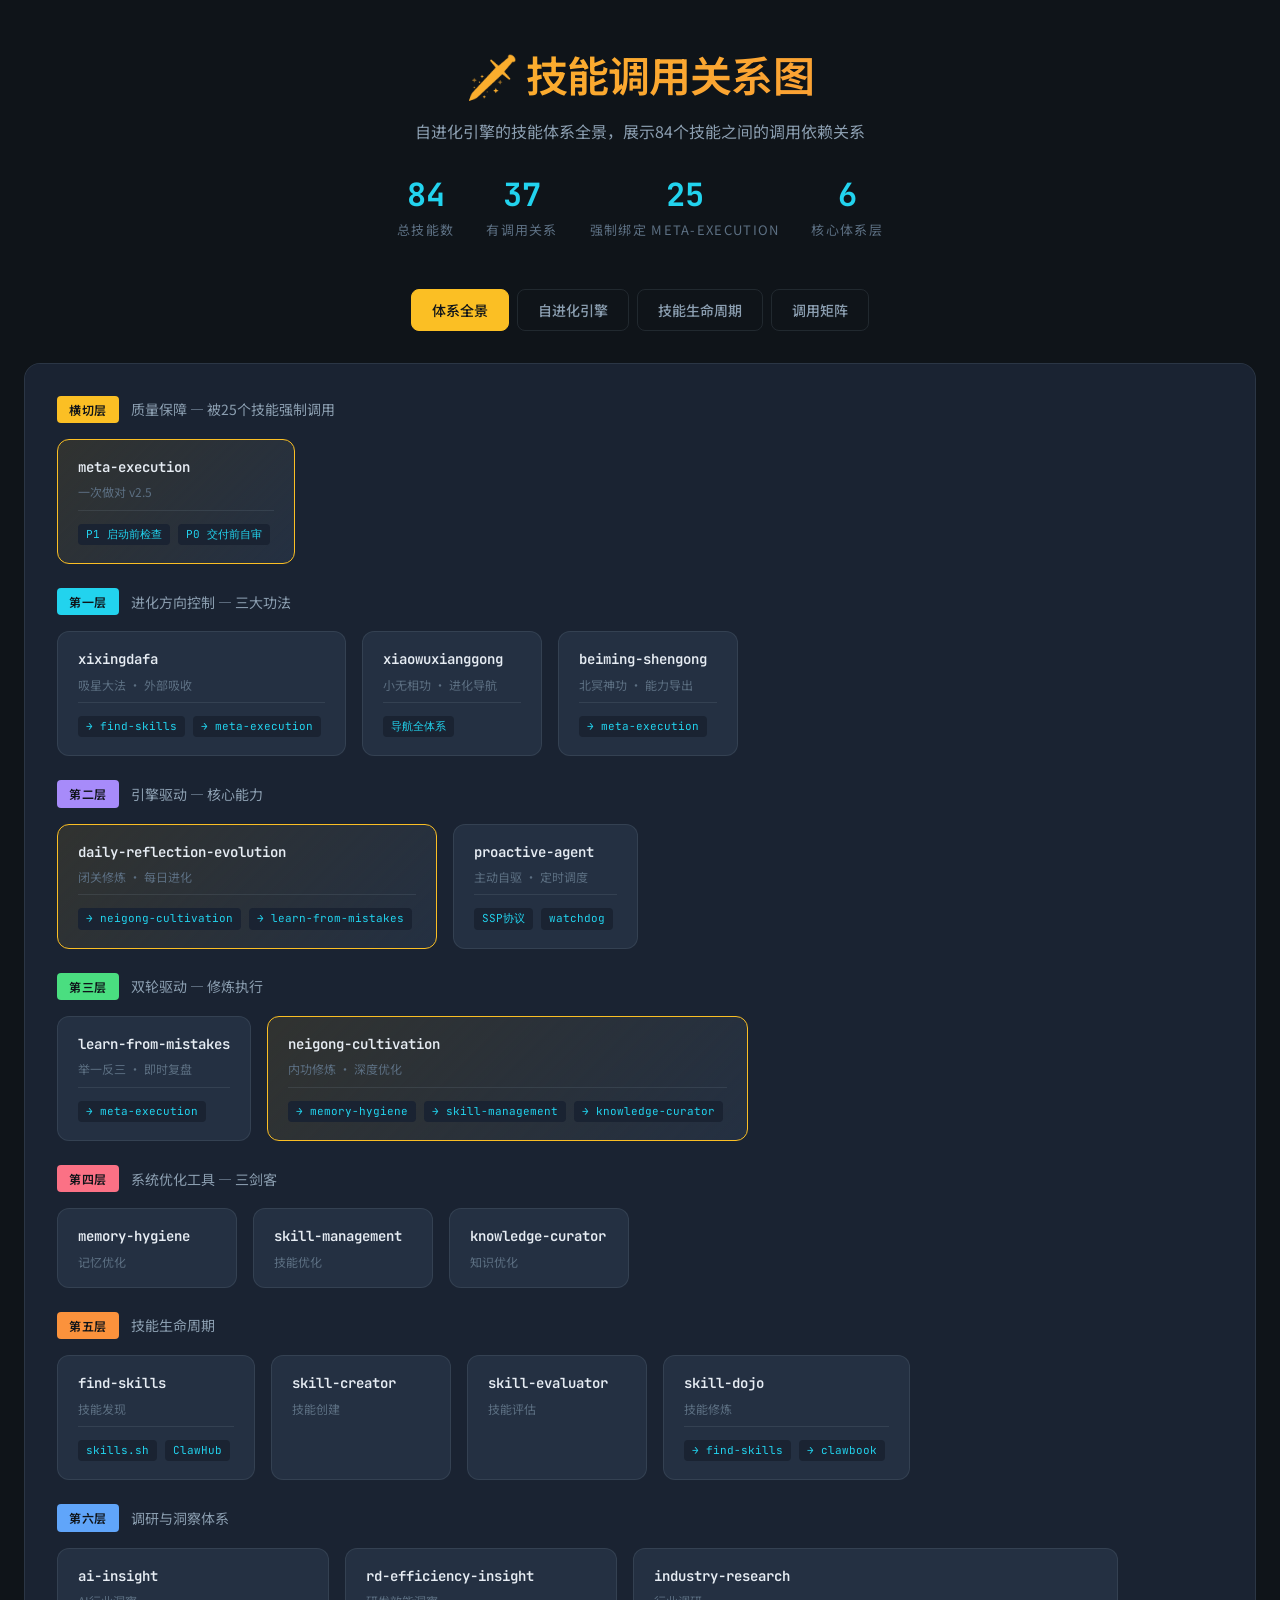
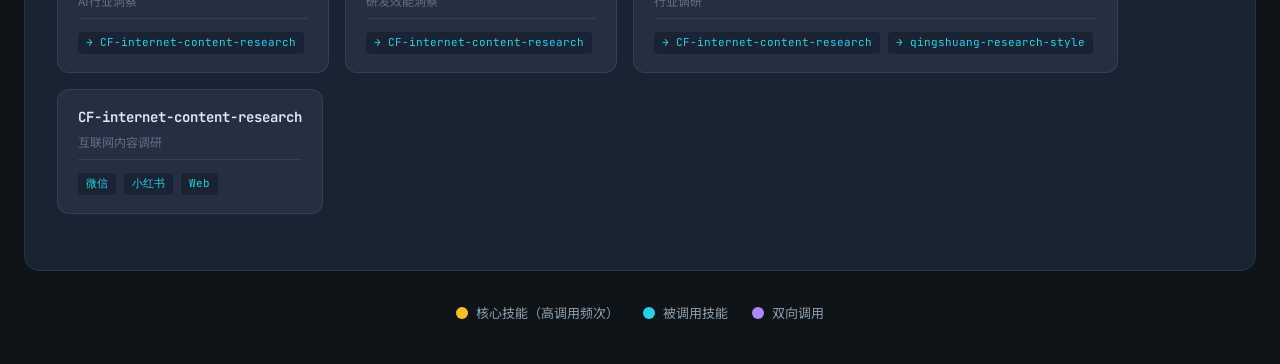
<file: skill-dependency-graph.html>
<!DOCTYPE html>
<html lang="zh-CN">
<head>
  <meta charset="UTF-8">
  <meta name="viewport" content="width=device-width, initial-scale=1.0">
  <title>技能调用关系图</title>
  <link rel="preconnect" href="https://fonts.googleapis.com">
  <link rel="preconnect" href="https://fonts.gstatic.com" crossorigin>
  <link href="https://fonts.googleapis.com/css2?family=Noto+Sans+SC:wght@300;400;500;600;700&family=JetBrains+Mono:wght@400;500&display=swap" rel="stylesheet">
  <style>
    :root {
      --bg-primary: #0f1419;
      --bg-secondary: #1a2332;
      --bg-tertiary: #243042;
      --text-primary: #e7edf4;
      --text-secondary: #8b9eb0;
      --text-muted: #5c6f82;
      --accent-gold: #fbbf24;
      --accent-cyan: #22d3ee;
      --accent-purple: #a78bfa;
      --accent-green: #4ade80;
      --accent-rose: #fb7185;
      --accent-orange: #fb923c;
      --accent-blue: #60a5fa;
      --border-subtle: rgba(139, 158, 176, 0.15);
      --glow-gold: rgba(251, 191, 36, 0.3);
    }
    
    * {
      margin: 0;
      padding: 0;
      box-sizing: border-box;
    }
    
    body {
      font-family: 'Noto Sans SC', sans-serif;
      background: var(--bg-primary);
      color: var(--text-primary);
      min-height: 100vh;
      line-height: 1.6;
    }
    
    .container {
      max-width: 1600px;
      margin: 0 auto;
      padding: 40px 24px;
    }
    
    /* Header */
    .header {
      text-align: center;
      margin-bottom: 48px;
    }
    
    .header h1 {
      font-size: clamp(28px, 4vw, 42px);
      font-weight: 600;
      letter-spacing: -0.02em;
      background: linear-gradient(135deg, var(--accent-gold) 0%, var(--accent-orange) 100%);
      -webkit-background-clip: text;
      -webkit-text-fill-color: transparent;
      background-clip: text;
      margin-bottom: 12px;
    }
    
    .header p {
      color: var(--text-secondary);
      font-size: 16px;
      max-width: 600px;
      margin: 0 auto;
    }
    
    .stats-row {
      display: flex;
      justify-content: center;
      gap: 32px;
      margin-top: 24px;
      flex-wrap: wrap;
    }
    
    .stat-item {
      text-align: center;
    }
    
    .stat-value {
      font-size: 32px;
      font-weight: 700;
      font-family: 'JetBrains Mono', monospace;
      color: var(--accent-cyan);
    }
    
    .stat-label {
      font-size: 13px;
      color: var(--text-muted);
      text-transform: uppercase;
      letter-spacing: 0.1em;
    }
    
    /* Tabs */
    .tabs {
      display: flex;
      justify-content: center;
      gap: 8px;
      margin-bottom: 32px;
      flex-wrap: wrap;
    }
    
    .tab {
      padding: 10px 20px;
      border: 1px solid var(--border-subtle);
      background: transparent;
      color: var(--text-secondary);
      border-radius: 8px;
      cursor: pointer;
      font-family: inherit;
      font-size: 14px;
      font-weight: 500;
      transition: all 0.2s ease;
    }
    
    .tab:hover {
      background: var(--bg-secondary);
      border-color: var(--text-muted);
    }
    
    .tab.active {
      background: var(--accent-gold);
      color: var(--bg-primary);
      border-color: var(--accent-gold);
    }
    
    /* Graph Container */
    .graph-container {
      background: var(--bg-secondary);
      border: 1px solid var(--border-subtle);
      border-radius: 16px;
      padding: 32px;
      margin-bottom: 32px;
      overflow-x: auto;
    }
    
    /* Architecture Diagram */
    .architecture {
      min-width: 1200px;
    }
    
    .layer {
      margin-bottom: 24px;
    }
    
    .layer-header {
      display: flex;
      align-items: center;
      gap: 12px;
      margin-bottom: 16px;
    }
    
    .layer-badge {
      padding: 4px 12px;
      border-radius: 4px;
      font-size: 12px;
      font-weight: 600;
      text-transform: uppercase;
      letter-spacing: 0.05em;
    }
    
    .layer-badge.gold { background: var(--accent-gold); color: var(--bg-primary); }
    .layer-badge.cyan { background: var(--accent-cyan); color: var(--bg-primary); }
    .layer-badge.purple { background: var(--accent-purple); color: var(--bg-primary); }
    .layer-badge.green { background: var(--accent-green); color: var(--bg-primary); }
    .layer-badge.rose { background: var(--accent-rose); color: var(--bg-primary); }
    .layer-badge.orange { background: var(--accent-orange); color: var(--bg-primary); }
    .layer-badge.blue { background: var(--accent-blue); color: var(--bg-primary); }
    
    .layer-title {
      font-size: 14px;
      color: var(--text-secondary);
    }
    
    .layer-content {
      display: flex;
      gap: 16px;
      flex-wrap: wrap;
    }
    
    /* Skill Node */
    .skill-node {
      background: var(--bg-tertiary);
      border: 1px solid var(--border-subtle);
      border-radius: 12px;
      padding: 16px 20px;
      min-width: 180px;
      position: relative;
      transition: all 0.2s ease;
      cursor: pointer;
    }
    
    .skill-node:hover {
      transform: translateY(-2px);
      border-color: var(--accent-gold);
      box-shadow: 0 8px 24px rgba(0, 0, 0, 0.3);
    }
    
    .skill-node.core {
      border-color: var(--accent-gold);
      background: linear-gradient(135deg, rgba(251, 191, 36, 0.1) 0%, var(--bg-tertiary) 100%);
    }
    
    .skill-name {
      font-size: 14px;
      font-weight: 600;
      color: var(--text-primary);
      margin-bottom: 4px;
      font-family: 'JetBrains Mono', monospace;
    }
    
    .skill-desc {
      font-size: 12px;
      color: var(--text-muted);
    }
    
    .skill-calls {
      margin-top: 8px;
      padding-top: 8px;
      border-top: 1px solid var(--border-subtle);
    }
    
    .call-tag {
      display: inline-block;
      padding: 2px 8px;
      background: var(--bg-secondary);
      border-radius: 4px;
      font-size: 11px;
      color: var(--accent-cyan);
      margin: 2px 4px 2px 0;
      font-family: 'JetBrains Mono', monospace;
    }
    
    /* Connection Lines */
    .connections {
      position: relative;
      height: 60px;
      margin: 16px 0;
    }
    
    .connection-line {
      position: absolute;
      height: 2px;
      background: linear-gradient(90deg, var(--accent-gold), var(--accent-cyan));
      opacity: 0.4;
    }
    
    .connection-arrow {
      position: absolute;
      width: 0;
      height: 0;
      border-left: 6px solid transparent;
      border-right: 6px solid transparent;
      border-top: 8px solid var(--accent-cyan);
    }
    
    /* Dependency Matrix */
    .matrix-container {
      overflow-x: auto;
    }
    
    .matrix {
      border-collapse: collapse;
      width: 100%;
      font-size: 12px;
    }
    
    .matrix th, .matrix td {
      padding: 8px 12px;
      border: 1px solid var(--border-subtle);
      text-align: left;
    }
    
    .matrix th {
      background: var(--bg-tertiary);
      color: var(--text-secondary);
      font-weight: 500;
      position: sticky;
      top: 0;
    }
    
    .matrix td:first-child {
      font-family: 'JetBrains Mono', monospace;
      color: var(--accent-gold);
      font-weight: 500;
      position: sticky;
      left: 0;
      background: var(--bg-secondary);
    }
    
    .matrix td {
      vertical-align: top;
    }
    
    .dep-list {
      display: flex;
      flex-wrap: wrap;
      gap: 4px;
    }
    
    .dep-item {
      padding: 2px 8px;
      background: var(--bg-tertiary);
      border-radius: 4px;
      font-size: 11px;
      color: var(--accent-cyan);
      font-family: 'JetBrains Mono', monospace;
    }
    
    .dep-item.mandatory {
      background: rgba(251, 191, 36, 0.2);
      color: var(--accent-gold);
    }
    
    /* Key Legend */
    .legend {
      display: flex;
      justify-content: center;
      gap: 24px;
      margin-top: 24px;
      flex-wrap: wrap;
    }
    
    .legend-item {
      display: flex;
      align-items: center;
      gap: 8px;
      font-size: 13px;
      color: var(--text-secondary);
    }
    
    .legend-dot {
      width: 12px;
      height: 12px;
      border-radius: 50%;
    }
    
    .legend-dot.gold { background: var(--accent-gold); }
    .legend-dot.cyan { background: var(--accent-cyan); }
    .legend-dot.purple { background: var(--accent-purple); }
    .legend-dot.green { background: var(--accent-green); }
    
    /* Section */
    .section {
      display: none;
    }
    
    .section.active {
      display: block;
    }
    
    /* Flow Diagram */
    .flow-diagram {
      display: flex;
      flex-direction: column;
      gap: 24px;
      padding: 20px;
    }
    
    .flow-row {
      display: flex;
      align-items: center;
      justify-content: center;
      gap: 16px;
      flex-wrap: wrap;
    }
    
    .flow-arrow {
      color: var(--accent-gold);
      font-size: 24px;
    }
    
    .flow-node {
      background: var(--bg-tertiary);
      border: 2px solid var(--border-subtle);
      border-radius: 12px;
      padding: 16px 24px;
      text-align: center;
      transition: all 0.2s ease;
    }
    
    .flow-node:hover {
      border-color: var(--accent-gold);
      transform: scale(1.02);
    }
    
    .flow-node.primary {
      border-color: var(--accent-gold);
      background: linear-gradient(135deg, rgba(251, 191, 36, 0.15) 0%, var(--bg-tertiary) 100%);
    }
    
    .flow-node.secondary {
      border-color: var(--accent-cyan);
      background: linear-gradient(135deg, rgba(34, 211, 238, 0.1) 0%, var(--bg-tertiary) 100%);
    }
    
    .flow-node.tertiary {
      border-color: var(--accent-purple);
      background: linear-gradient(135deg, rgba(167, 139, 250, 0.1) 0%, var(--bg-tertiary) 100%);
    }
    
    .flow-name {
      font-family: 'JetBrains Mono', monospace;
      font-size: 14px;
      font-weight: 600;
      color: var(--text-primary);
    }
    
    .flow-desc {
      font-size: 12px;
      color: var(--text-muted);
      margin-top: 4px;
    }
    
    .flow-subtitle {
      font-size: 14px;
      color: var(--text-secondary);
      text-align: center;
      margin-bottom: 16px;
      font-weight: 500;
    }
    
    .flow-section {
      background: var(--bg-tertiary);
      border-radius: 12px;
      padding: 20px;
      margin-bottom: 24px;
    }
    
    .flow-section-title {
      font-size: 16px;
      font-weight: 600;
      color: var(--accent-gold);
      margin-bottom: 16px;
      text-align: center;
    }
    
    /* Responsive */
    @media (max-width: 768px) {
      .container {
        padding: 24px 16px;
      }
      
      .stats-row {
        gap: 16px;
      }
      
      .stat-value {
        font-size: 24px;
      }
      
      .graph-container {
        padding: 16px;
      }
      
      .skill-node {
        min-width: 140px;
        padding: 12px 16px;
      }
    }
  </style>
</head>
<body>
  <div class="container">
    <header class="header">
      <h1>🗡️ 技能调用关系图</h1>
      <p>自进化引擎的技能体系全景，展示84个技能之间的调用依赖关系</p>
      <div class="stats-row">
        <div class="stat-item">
          <div class="stat-value">84</div>
          <div class="stat-label">总技能数</div>
        </div>
        <div class="stat-item">
          <div class="stat-value">37</div>
          <div class="stat-label">有调用关系</div>
        </div>
        <div class="stat-item">
          <div class="stat-value">25</div>
          <div class="stat-label">强制绑定 meta-execution</div>
        </div>
        <div class="stat-item">
          <div class="stat-value">6</div>
          <div class="stat-label">核心体系层</div>
        </div>
      </div>
    </header>
    
    <div class="tabs">
      <button class="tab active" data-tab="overview">体系全景</button>
      <button class="tab" data-tab="evolution">自进化引擎</button>
      <button class="tab" data-tab="lifecycle">技能生命周期</button>
      <button class="tab" data-tab="matrix">调用矩阵</button>
    </div>
    
    <!-- 体系全景 -->
    <section class="section active" id="overview">
      <div class="graph-container">
        <div class="architecture">
          <!-- 第一层：质量保障 -->
          <div class="layer">
            <div class="layer-header">
              <span class="layer-badge gold">横切层</span>
              <span class="layer-title">质量保障 — 被25个技能强制调用</span>
            </div>
            <div class="layer-content">
              <div class="skill-node core">
                <div class="skill-name">meta-execution</div>
                <div class="skill-desc">一次做对 v2.5</div>
                <div class="skill-calls">
                  <span class="call-tag">P1 启动前检查</span>
                  <span class="call-tag">P0 交付前自审</span>
                </div>
              </div>
            </div>
          </div>
          
          <!-- 第二层：进化方向 -->
          <div class="layer">
            <div class="layer-header">
              <span class="layer-badge cyan">第一层</span>
              <span class="layer-title">进化方向控制 — 三大功法</span>
            </div>
            <div class="layer-content">
              <div class="skill-node">
                <div class="skill-name">xixingdafa</div>
                <div class="skill-desc">吸星大法 · 外部吸收</div>
                <div class="skill-calls">
                  <span class="call-tag">→ find-skills</span>
                  <span class="call-tag">→ meta-execution</span>
                </div>
              </div>
              <div class="skill-node">
                <div class="skill-name">xiaowuxianggong</div>
                <div class="skill-desc">小无相功 · 进化导航</div>
                <div class="skill-calls">
                  <span class="call-tag">导航全体系</span>
                </div>
              </div>
              <div class="skill-node">
                <div class="skill-name">beiming-shengong</div>
                <div class="skill-desc">北冥神功 · 能力导出</div>
                <div class="skill-calls">
                  <span class="call-tag">→ meta-execution</span>
                </div>
              </div>
            </div>
          </div>
          
          <!-- 第三层：引擎驱动 -->
          <div class="layer">
            <div class="layer-header">
              <span class="layer-badge purple">第二层</span>
              <span class="layer-title">引擎驱动 — 核心能力</span>
            </div>
            <div class="layer-content">
              <div class="skill-node core">
                <div class="skill-name">daily-reflection-evolution</div>
                <div class="skill-desc">闭关修炼 · 每日进化</div>
                <div class="skill-calls">
                  <span class="call-tag">→ neigong-cultivation</span>
                  <span class="call-tag">→ learn-from-mistakes</span>
                </div>
              </div>
              <div class="skill-node">
                <div class="skill-name">proactive-agent</div>
                <div class="skill-desc">主动自驱 · 定时调度</div>
                <div class="skill-calls">
                  <span class="call-tag">SSP协议</span>
                  <span class="call-tag">watchdog</span>
                </div>
              </div>
            </div>
          </div>
          
          <!-- 第四层：双轮驱动 -->
          <div class="layer">
            <div class="layer-header">
              <span class="layer-badge green">第三层</span>
              <span class="layer-title">双轮驱动 — 修炼执行</span>
            </div>
            <div class="layer-content">
              <div class="skill-node">
                <div class="skill-name">learn-from-mistakes</div>
                <div class="skill-desc">举一反三 · 即时复盘</div>
                <div class="skill-calls">
                  <span class="call-tag">→ meta-execution</span>
                </div>
              </div>
              <div class="skill-node core">
                <div class="skill-name">neigong-cultivation</div>
                <div class="skill-desc">内功修炼 · 深度优化</div>
                <div class="skill-calls">
                  <span class="call-tag">→ memory-hygiene</span>
                  <span class="call-tag">→ skill-management</span>
                  <span class="call-tag">→ knowledge-curator</span>
                </div>
              </div>
            </div>
          </div>
          
          <!-- 第五层：系统优化 -->
          <div class="layer">
            <div class="layer-header">
              <span class="layer-badge rose">第四层</span>
              <span class="layer-title">系统优化工具 — 三剑客</span>
            </div>
            <div class="layer-content">
              <div class="skill-node">
                <div class="skill-name">memory-hygiene</div>
                <div class="skill-desc">记忆优化</div>
              </div>
              <div class="skill-node">
                <div class="skill-name">skill-management</div>
                <div class="skill-desc">技能优化</div>
              </div>
              <div class="skill-node">
                <div class="skill-name">knowledge-curator</div>
                <div class="skill-desc">知识优化</div>
              </div>
            </div>
          </div>
          
          <!-- 第六层：技能生命周期 -->
          <div class="layer">
            <div class="layer-header">
              <span class="layer-badge orange">第五层</span>
              <span class="layer-title">技能生命周期</span>
            </div>
            <div class="layer-content">
              <div class="skill-node">
                <div class="skill-name">find-skills</div>
                <div class="skill-desc">技能发现</div>
                <div class="skill-calls">
                  <span class="call-tag">skills.sh</span>
                  <span class="call-tag">ClawHub</span>
                </div>
              </div>
              <div class="skill-node">
                <div class="skill-name">skill-creator</div>
                <div class="skill-desc">技能创建</div>
              </div>
              <div class="skill-node">
                <div class="skill-name">skill-evaluator</div>
                <div class="skill-desc">技能评估</div>
              </div>
              <div class="skill-node">
                <div class="skill-name">skill-dojo</div>
                <div class="skill-desc">技能修炼</div>
                <div class="skill-calls">
                  <span class="call-tag">→ find-skills</span>
                  <span class="call-tag">→ clawbook</span>
                </div>
              </div>
            </div>
          </div>
          
          <!-- 第七层：调研体系 -->
          <div class="layer">
            <div class="layer-header">
              <span class="layer-badge blue">第六层</span>
              <span class="layer-title">调研与洞察体系</span>
            </div>
            <div class="layer-content">
              <div class="skill-node">
                <div class="skill-name">ai-insight</div>
                <div class="skill-desc">AI行业洞察</div>
                <div class="skill-calls">
                  <span class="call-tag">→ CF-internet-content-research</span>
                </div>
              </div>
              <div class="skill-node">
                <div class="skill-name">rd-efficiency-insight</div>
                <div class="skill-desc">研发效能洞察</div>
                <div class="skill-calls">
                  <span class="call-tag">→ CF-internet-content-research</span>
                </div>
              </div>
              <div class="skill-node">
                <div class="skill-name">industry-research</div>
                <div class="skill-desc">行业调研</div>
                <div class="skill-calls">
                  <span class="call-tag">→ CF-internet-content-research</span>
                  <span class="call-tag">→ qingshuang-research-style</span>
                </div>
              </div>
              <div class="skill-node">
                <div class="skill-name">CF-internet-content-research</div>
                <div class="skill-desc">互联网内容调研</div>
                <div class="skill-calls">
                  <span class="call-tag">微信</span>
                  <span class="call-tag">小红书</span>
                  <span class="call-tag">Web</span>
                </div>
              </div>
            </div>
          </div>
        </div>
      </div>
      
      <div class="legend">
        <div class="legend-item">
          <div class="legend-dot gold"></div>
          <span>核心技能（高调用频次）</span>
        </div>
        <div class="legend-item">
          <div class="legend-dot cyan"></div>
          <span>被调用技能</span>
        </div>
        <div class="legend-item">
          <div class="legend-dot purple"></div>
          <span>双向调用</span>
        </div>
      </div>
    </section>
    
    <!-- 自进化引擎 -->
    <section class="section" id="evolution">
      <div class="graph-container">
        <div class="flow-diagram">
          <div class="flow-section">
            <div class="flow-section-title">三大功法（进化方向）</div>
            <div class="flow-row">
              <div class="flow-node primary">
                <div class="flow-name">吸星大法</div>
                <div class="flow-desc">外→内 吸收</div>
              </div>
              <div class="flow-arrow">→</div>
              <div class="flow-node secondary">
                <div class="flow-name">小无相功</div>
                <div class="flow-desc">导航全局</div>
              </div>
              <div class="flow-arrow">→</div>
              <div class="flow-node tertiary">
                <div class="flow-name">北冥神功</div>
                <div class="flow-desc">内→外 导出</div>
              </div>
            </div>
          </div>
          
          <div class="flow-section">
            <div class="flow-section-title">每日修炼调用链</div>
            <div class="flow-row">
              <div class="flow-node primary">
                <div class="flow-name">daily-reflection-evolution</div>
                <div class="flow-desc">每日进化流水线</div>
              </div>
            </div>
            <div class="flow-subtitle">↓ Step 3</div>
            <div class="flow-row">
              <div class="flow-node secondary">
                <div class="flow-name">learn-from-mistakes</div>
                <div class="flow-desc">即时复盘 · 生成洞察</div>
              </div>
            </div>
            <div class="flow-subtitle">↓ Step 4</div>
            <div class="flow-row">
              <div class="flow-node secondary">
                <div class="flow-name">neigong-cultivation</div>
                <div class="flow-desc">深度修炼 · 三位一体</div>
              </div>
            </div>
            <div class="flow-subtitle">↓ Phase 1</div>
            <div class="flow-row">
              <div class="flow-node tertiary">
                <div class="flow-name">memory-hygiene</div>
                <div class="flow-desc">记忆优化</div>
              </div>
              <div class="flow-node tertiary">
                <div class="flow-name">skill-management</div>
                <div class="flow-desc">技能优化</div>
              </div>
              <div class="flow-node tertiary">
                <div class="flow-name">knowledge-curator</div>
                <div class="flow-desc">知识优化</div>
              </div>
            </div>
          </div>
          
          <div class="flow-section">
            <div class="flow-section-title">主动性保障</div>
            <div class="flow-row">
              <div class="flow-node primary">
                <div class="flow-name">proactive-agent</div>
                <div class="flow-desc">主动自驱引擎</div>
              </div>
            </div>
            <div class="flow-subtitle">提供三大机制</div>
            <div class="flow-row">
              <div class="flow-node tertiary">
                <div class="flow-name">SSP</div>
                <div class="flow-desc">对话启动协议</div>
              </div>
              <div class="flow-node tertiary">
                <div class="flow-name">watchdog</div>
                <div class="flow-desc">每日巡检</div>
              </div>
              <div class="flow-node tertiary">
                <div class="flow-name">agenda</div>
                <div class="flow-desc">周级规划</div>
              </div>
            </div>
          </div>
        </div>
      </div>
    </section>
    
    <!-- 技能生命周期 -->
    <section class="section" id="lifecycle">
      <div class="graph-container">
        <div class="flow-diagram">
          <div class="flow-section">
            <div class="flow-section-title">技能生命周期（闭环）</div>
            <div class="flow-row">
              <div class="flow-node primary">
                <div class="flow-name">find-skills</div>
                <div class="flow-desc">发现 · 双源搜索</div>
              </div>
              <div class="flow-arrow">→</div>
              <div class="flow-node secondary">
                <div class="flow-name">skill-creator</div>
                <div class="flow-desc">创建 · 编写测试</div>
              </div>
              <div class="flow-arrow">→</div>
              <div class="flow-node tertiary">
                <div class="flow-name">skill-evaluator</div>
                <div class="flow-desc">评估 · 健康扫描</div>
              </div>
              <div class="flow-arrow">→</div>
              <div class="flow-node primary">
                <div class="flow-name">skill-dojo</div>
                <div class="flow-desc">修炼 · 持续精进</div>
              </div>
            </div>
            <div class="flow-subtitle">↻ 社区对标发现新版本时回到发现阶段</div>
          </div>
          
          <div class="flow-section">
            <div class="flow-section-title">吸星大法调用链</div>
            <div class="flow-row">
              <div class="flow-node primary">
                <div class="flow-name">xixingdafa</div>
                <div class="flow-desc">外部技能吸收</div>
              </div>
            </div>
            <div class="flow-subtitle">↓ Phase 1</div>
            <div class="flow-row">
              <div class="flow-node secondary">
                <div class="flow-name">find-skills</div>
                <div class="flow-desc">模式A · 双源搜索</div>
              </div>
            </div>
            <div class="flow-subtitle">↓ 独有阶段</div>
            <div class="flow-row">
              <div class="flow-node tertiary">
                <div class="flow-name">评估</div>
                <div class="flow-desc">第一/二/三梯队</div>
              </div>
              <div class="flow-arrow">→</div>
              <div class="flow-node tertiary">
                <div class="flow-name">研读</div>
                <div class="flow-desc">精华卡片</div>
              </div>
              <div class="flow-arrow">→</div>
              <div class="flow-node tertiary">
                <div class="flow-name">融入</div>
                <div class="flow-desc">更新目标技能</div>
              </div>
              <div class="flow-arrow">→</div>
              <div class="flow-node tertiary">
                <div class="flow-name">清理</div>
                <div class="flow-desc">删除临时安装</div>
              </div>
            </div>
          </div>
          
          <div class="flow-section">
            <div class="flow-section-title">skill-dojo 社区对标</div>
            <div class="flow-row">
              <div class="flow-node primary">
                <div class="flow-name">skill-dojo</div>
                <div class="flow-desc">能力6 · 社区对标</div>
              </div>
            </div>
            <div class="flow-subtitle">↓ 调用</div>
            <div class="flow-row">
              <div class="flow-node secondary">
                <div class="flow-name">find-skills</div>
                <div class="flow-desc">模式B · 主动巡检</div>
              </div>
              <div class="flow-node secondary">
                <div class="flow-name">clawbook</div>
                <div class="flow-desc">浏览社区讨论</div>
              </div>
            </div>
          </div>
        </div>
      </div>
    </section>
    
    <!-- 调用矩阵 -->
    <section class="section" id="matrix">
      <div class="graph-container">
        <div class="matrix-container">
          <table class="matrix">
            <thead>
              <tr>
                <th>调用方技能</th>
                <th>调用的技能（强制）</th>
                <th>调用的技能（业务逻辑）</th>
                <th>调用场景</th>
              </tr>
            </thead>
            <tbody>
              <tr>
                <td>daily-reflection-evolution</td>
                <td><div class="dep-list"><span class="dep-item mandatory">meta-execution</span></div></td>
                <td><div class="dep-list"><span class="dep-item">neigong-cultivation</span><span class="dep-item">learn-from-mistakes</span></div></td>
                <td>Step 3 对话复盘、Step 4 内功修炼</td>
              </tr>
              <tr>
                <td>neigong-cultivation</td>
                <td><div class="dep-list"><span class="dep-item mandatory">meta-execution</span></div></td>
                <td><div class="dep-list"><span class="dep-item">memory-hygiene</span><span class="dep-item">skill-management</span><span class="dep-item">knowledge-curator</span></div></td>
                <td>Phase 1 三位一体优化</td>
              </tr>
              <tr>
                <td>xixingdafa</td>
                <td><div class="dep-list"><span class="dep-item mandatory">meta-execution</span></div></td>
                <td><div class="dep-list"><span class="dep-item">find-skills</span></div></td>
                <td>Phase 1 搜索与发现</td>
              </tr>
              <tr>
                <td>skill-dojo</td>
                <td><div class="dep-list"><span class="dep-item mandatory">meta-execution</span></div></td>
                <td><div class="dep-list"><span class="dep-item">find-skills</span><span class="dep-item">clawbook</span></div></td>
                <td>能力6 社区对标</td>
              </tr>
              <tr>
                <td>ai-insight</td>
                <td><div class="dep-list"><span class="dep-item mandatory">meta-execution</span></div></td>
                <td><div class="dep-list"><span class="dep-item">CF-internet-content-research</span></div></td>
                <td>国内信源搜索</td>
              </tr>
              <tr>
                <td>rd-efficiency-insight</td>
                <td><div class="dep-list"><span class="dep-item mandatory">meta-execution</span></div></td>
                <td><div class="dep-list"><span class="dep-item">CF-internet-content-research</span></div></td>
                <td>效能领域信源搜索</td>
              </tr>
              <tr>
                <td>industry-research</td>
                <td><div class="dep-list"><span class="dep-item mandatory">meta-execution</span></div></td>
                <td><div class="dep-list"><span class="dep-item">CF-internet-content-research</span><span class="dep-item">qingshuang-research-style</span></div></td>
                <td>调研数据收集、输出样式</td>
              </tr>
              <tr>
                <td>ks-kim-docs-shuttle</td>
                <td><div class="dep-list"><span class="dep-item mandatory">meta-execution</span></div></td>
                <td><div class="dep-list"><span class="dep-item">html-screenshot</span><span class="dep-item">ai-image-generator</span></div></td>
                <td>截图生成、AI生图</td>
              </tr>
              <tr>
                <td>ai-column-writer</td>
                <td><div class="dep-list"><span class="dep-item mandatory">meta-execution</span></div></td>
                <td><div class="dep-list"><span class="dep-item">html-screenshot</span></div></td>
                <td>章节配图生成</td>
              </tr>
              <tr>
                <td>web-dev-workflow</td>
                <td><div class="dep-list"><span class="dep-item mandatory">meta-execution</span></div></td>
                <td><div class="dep-list"><span class="dep-item">html-screenshot</span></div></td>
                <td>HTML转PNG截图</td>
              </tr>
            </tbody>
          </table>
        </div>
      </div>
      
      <div class="graph-container">
        <h3 style="color: var(--accent-gold); margin-bottom: 16px; font-size: 16px;">被调用最多的技能 TOP 5</h3>
        <div class="layer-content">
          <div class="skill-node core">
            <div class="skill-name">meta-execution</div>
            <div class="skill-desc">被 25 个技能强制调用</div>
          </div>
          <div class="skill-node">
            <div class="skill-name">CF-internet-content-research</div>
            <div class="skill-desc">被 3 个调研技能调用</div>
          </div>
          <div class="skill-node">
            <div class="skill-name">html-screenshot</div>
            <div class="skill-desc">被 3 个技能作为原子技能调用</div>
          </div>
          <div class="skill-node">
            <div class="skill-name">find-skills</div>
            <div class="skill-desc">被 xixingdafa、skill-dojo 调用</div>
          </div>
          <div class="skill-node">
            <div class="skill-name">neigong-cultivation</div>
            <div class="skill-desc">被 daily-reflection-evolution 调用</div>
          </div>
        </div>
      </div>
    </section>
  </div>
  
  <script>
    // Tab switching
    document.querySelectorAll('.tab').forEach(tab => {
      tab.addEventListener('click', () => {
        document.querySelectorAll('.tab').forEach(t => t.classList.remove('active'));
        document.querySelectorAll('.section').forEach(s => s.classList.remove('active'));
        
        tab.classList.add('active');
        document.getElementById(tab.dataset.tab).classList.add('active');
      });
    });
    
    // Skill node hover effects
    document.querySelectorAll('.skill-node').forEach(node => {
      node.addEventListener('mouseenter', () => {
        const callTags = node.querySelectorAll('.call-tag');
        callTags.forEach(tag => {
          const targetName = tag.textContent.replace('→ ', '');
          document.querySelectorAll('.skill-node').forEach(n => {
            if (n.querySelector('.skill-name')?.textContent === targetName) {
              n.style.borderColor = 'var(--accent-cyan)';
              n.style.boxShadow = '0 0 20px rgba(34, 211, 238, 0.3)';
            }
          });
        });
      });
      
      node.addEventListener('mouseleave', () => {
        document.querySelectorAll('.skill-node').forEach(n => {
          if (!n.classList.contains('core')) {
            n.style.borderColor = '';
            n.style.boxShadow = '';
          }
        });
      });
    });
  </script>
</body>
</html>
</file>
